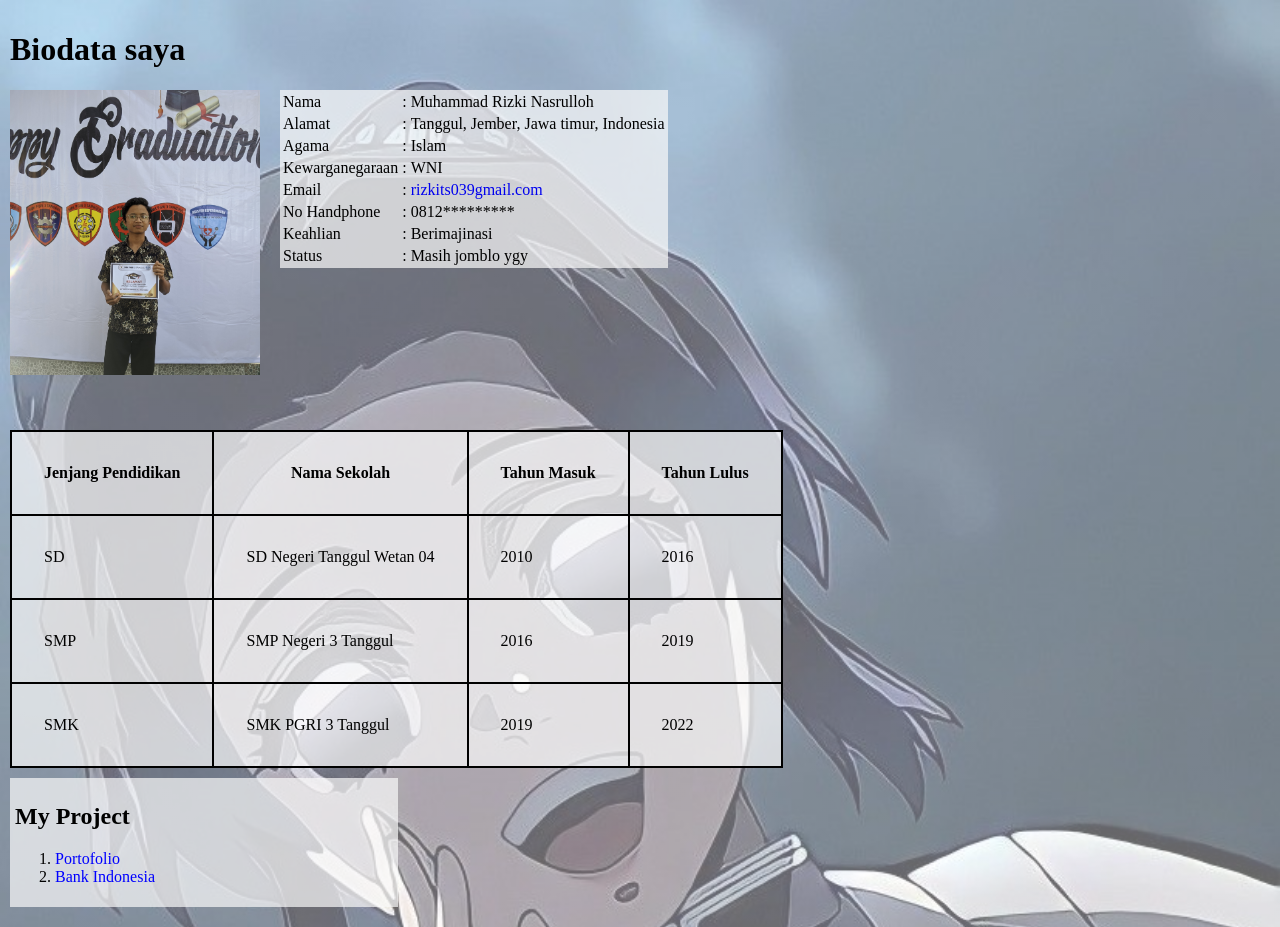
<file: index.html>
<!DOCTYPE html>
<html lang='en-US'>
	<head>
		<meta charset="UTF-8">
		<link rel="shortcut icon" href="../MRN.png" type="image/x-icon">
		<meta name="viewport" content="width=device-width, initial-scale=1.0">
		<title>M. RN</title>
		<style>
			body {
				margin: 0;
				background: linear-gradient(rgba(255, 255, 255, 0.4), rgba(255, 255, 255, 0.4)), url("Shinobu_Kocho.jpg") top center repeat;
				background-size: 100vw;
			}
			main {padding:10px;}
			th.study, td.study {
				border: 2px solid rgb(0, 0, 0);
				padding: 32px;
			}
			.backputih {
				background-color:rgba(250,250,250,0.7);
			}
			table.study {
				border-collapse: collapse;				
			}
			img#profil {
				float: left;
				width: 250px;
				height: 285px;
				padding-right: 20px;
			}
			/* img#back {
				position:absolute;
				top:0px;
				z-index:-1;
				width:100%;
				opacity:0.5;
			} */
			#project {
				width: 30%;
				margin: 10px 0;
				padding: 5px;
			}
			#project a{
				color: blue;
				text-decoration: none;
			}
		</style>
	</head>
	<body>
	<main>
		<h1>Biodata saya</h1>
		<img id='profil' src="SAVE_20220625_094146.jpg" alt="poto propil">
		<table class="backputih">
			<tr>
				<td>Nama</td>
				<td>:</td>
				<td>Muhammad Rizki Nasrulloh</td>
			</tr>
			<tr>
				<td>Alamat</td>
				<td>:</td>
				<td>Tanggul, Jember, Jawa timur, Indonesia</td>
			</tr>
			<tr>
				<td>Agama</td>
				<td>:</td>
				<td>Islam</td>
			</tr>
			<tr>
				<td>Kewarganegaraan</td>
				<td>:</td>
				<td>WNI</td>
			</tr>
			<tr>
				<td>Email</td>
				<td>:</td>
				<td><a href="mailto:rizkits039gmail.com" style="text-decoration: none;">rizkits039gmail.com</a></td>
			</tr>
			<tr>
				<td>No Handphone</td>
				<td>:</td>
				<td>0812*********</td>
			</tr>
			<tr>
				<td>Keahlian</td>
				<td>:</td>
				<td>Berimajinasi</td>
			</tr>
			<tr>
				<td>Status</td>
				<td>:</td>
				<td>Masih jomblo ygy</td>
			</tr>
		</table><br><br><br><br><br><br><br><br><br>
		<table class='study backputih'>
			<tr>
				<th class='study'>Jenjang Pendidikan</th>
				<th class='study'>Nama Sekolah</th>
				<th class='study'>Tahun Masuk</th>
				<th class='study'>Tahun Lulus</th>
			</tr>
			<tr>
				<td class='study'>SD</td>
				<td class='study'>SD Negeri Tanggul Wetan 04</td>
				<td class='study'>2010</td>
				<td class='study'>2016</td>
			</tr>
			<tr>
				<td class='study'>SMP</td>
				<td class='study'>SMP Negeri 3 Tanggul</td>
				<td class='study'>2016</td>
				<td class='study'>2019</td>
			</tr>
			<tr>
				<td class='study'>SMK</td>
				<td class='study'>SMK PGRI 3 Tanggul</td>
				<td class='study'>2019</td>
				<td class='study'>2022</td>
			</tr>
		</table>
		<div class="backputih" id="project">
			<h2>My Project</h2>
			<ol>
				<li><a href='portofolio'>Portofolio</a></li>
				<li><a href='bank%20indonesiav3'>Bank Indonesia</a></li>
			</ol>
		</div>
	</main>
		<!-- <img src="Shinobu_Kocho.jpg" id='back' alt="poto background"> -->
	</body>
</html>
</file>
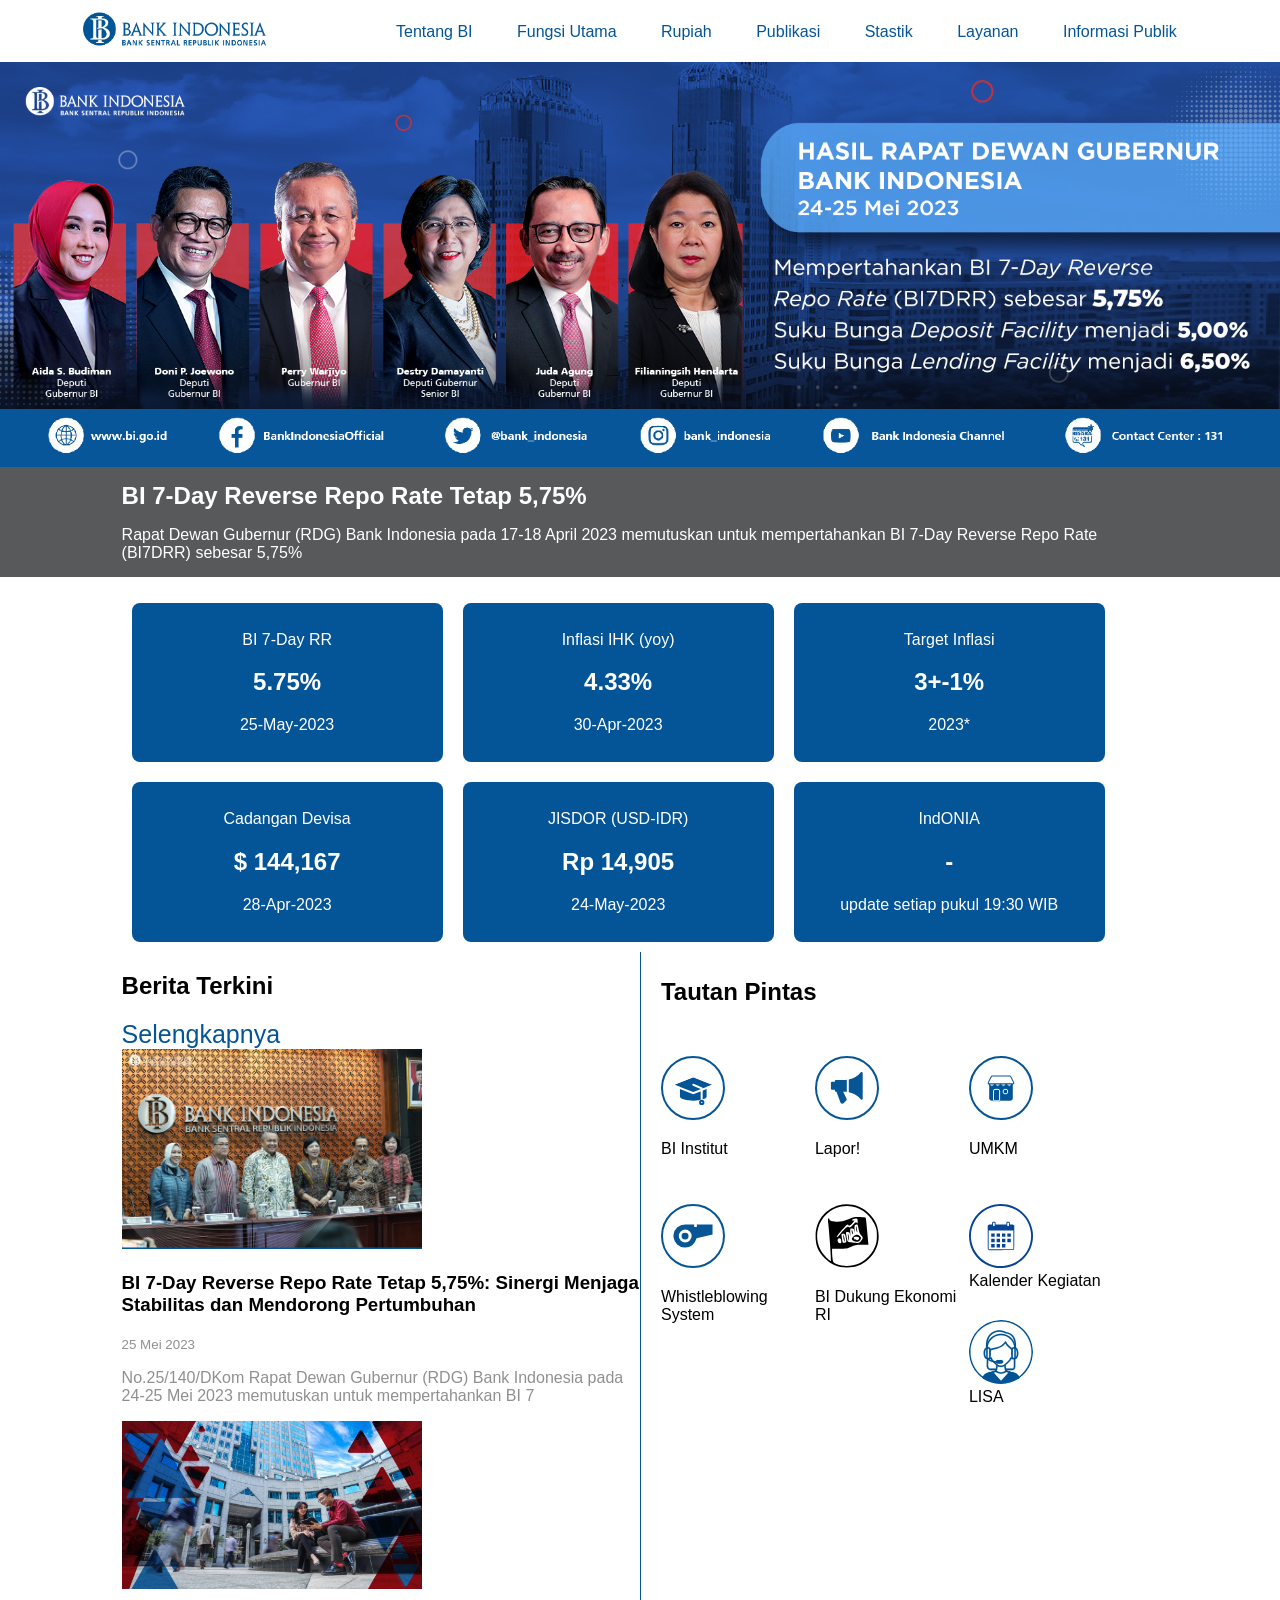
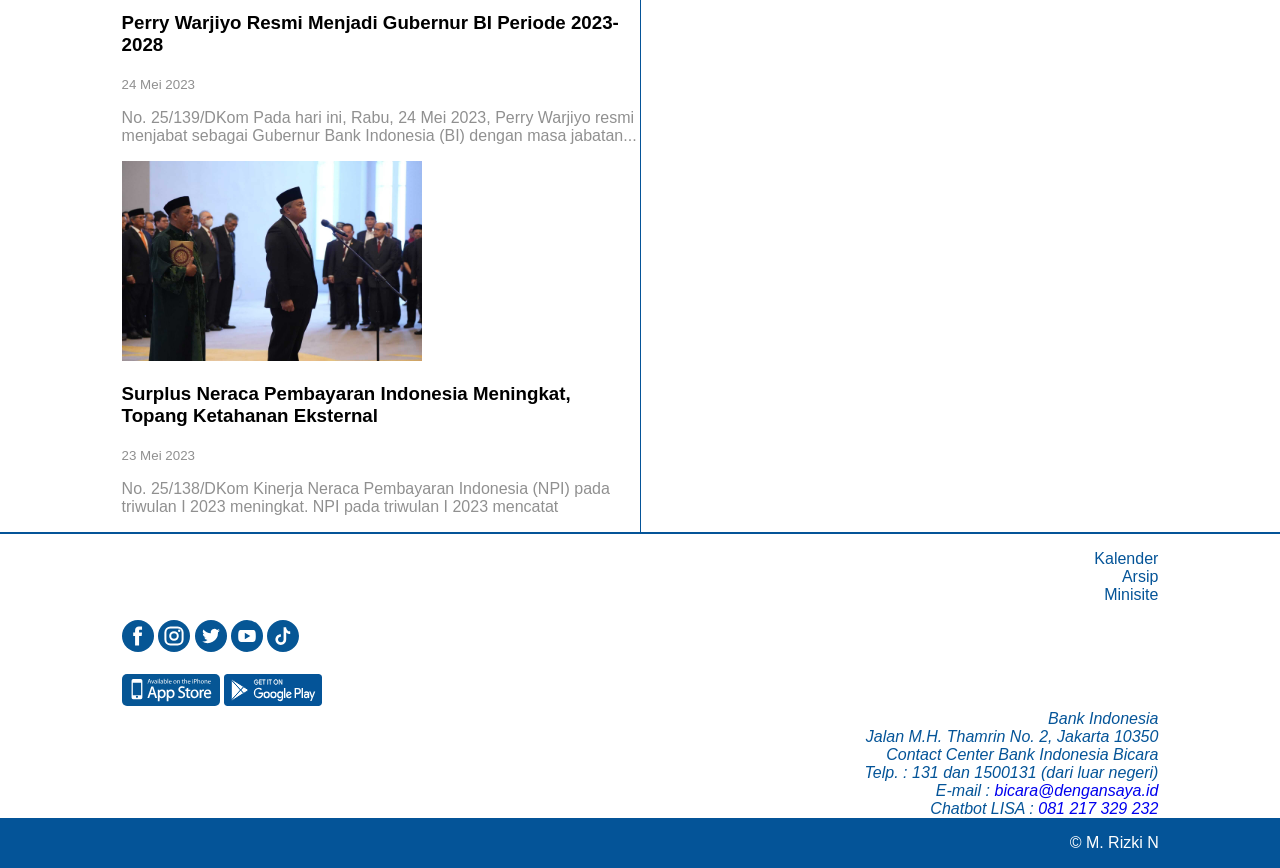
<file: bank indonesiav1/index.html>
<!DOCTYPE html>
<html lang="id-IDN">
<head>
	<meta charset="UTF-8">
	<link rel="icon" href="MRN.png">
	<link rel="icon" type="image/x-icon" href="src/favicon.ico">
	<meta name="viewport" content="width=device-width, initial-scale=1.0">
	<link rel='stylesheet' href='src/styles.css'>
	<title>Bank Indonesia</title>
</head>
<body>
	<header style='max-width:87%;margin:auto;'>
		<a href='.'><img id='icon' src='src/bi-b.png' height='58px'></a>
		<nav class='text-right margin0'>
			<a class='nav' href='#tentangbi'>Tentang BI</a>
			<a class='nav' href='#fungsiutama'>Fungsi Utama</a>
			<a class='nav' href='#rupiah'>Rupiah</a>
			<a class='nav' href='#publikasi'>Publikasi</a>
			<a class='nav' href='#stastik'>Stastik</a>
			<a class='nav' href='#layanan'>Layanan</a>
			<a class='nav' href='#informasipublik'>Informasi Publik</a>
		</nav>
	</header>
	<div class='colored-white' style='background:#58595b;clear:right;'>
		<img src="src/news.png" width="100%" alt="Headlines BI">
		<a class ='ahead' href="#newsss"><h2 class='margin0 go' style='padding-top:0.7rem;'>BI 7-Day Reverse Repo Rate Tetap 5,75%</h2></a>
		<p class='go' style='padding-bottom:0.9rem;margin:16px auto;'>Rapat Dewan Gubernur (RDG) Bank Indonesia pada 17-18 April 2023 memutuskan untuk mempertahankan BI 7-Day Reverse Repo Rate (BI7DRR) sebesar 5,75%</p>
	</div>
	<main class='go'>
		<div class='back-color colored-white card'>
			<p>BI 7-Day RR</p>
			<h2>5.75%</h2>
			<p>25-May-2023</p>
		</div>
		<div class='back-color colored-white card'>
			<p>Inflasi IHK (yoy)</p>
			<h2>4.33%</h2>
			<p>30-Apr-2023</p>
		</div>
		<div class='back-color colored-white card'>
			<p>Target Inflasi</p>
			<h2>3+-1%</h2>
			<p>2023*</p>
		</div>
		<div class='back-color colored-white card'>
			<p>Cadangan Devisa</p>
			<h2>$ 144,167</h2>
			<p>28-Apr-2023</p>
		</div>	
		<div class='back-color colored-white card'>
			<p>JISDOR (USD-IDR)</p>
			<h2>Rp 14,905</h2>
			<p>24-May-2023</p>
		</div>
		<div class='back-color colored-white card'>
			<p>IndONIA</p>
			<h2>-</h2>
			<p>update setiap pukul 19:30 WIB</p>
		</div>
		
		<div style='clear:both;'></div>
		<div class='news'>
		<h2>Berita Terkini</h2>
		<a style='font-size:25px;' class='colored-blue afoot' href="#Selengkapnya">Selengkapnya</a>
		<article>
			<a href='#news1' class='amain'>
				<img src="src/news1.jpg" width="300px" alt="news1">	
				<h3>BI 7-Day Reverse Repo Rate Tetap 5,75%: Sinergi Menjaga Stabilitas dan Mendorong Pertumbuhan</h3>
			</a>
			<p class='text-news'><small>25 Mei 2023</small></p>
			<p class='text-news'>No.25/140/DKom Rapat Dewan Gubernur (RDG) Bank Indonesia pada 24-25 Mei 2023 memutuskan untuk mempertahankan BI 7</p>
		</article>
		<article>
			<a href='#news2' class='amain'>
				<img src="src/news2.jpg" width="300px" alt="news2">
				<h3>Perry Warjiyo Resmi Menjadi Gubernur BI Periode 2023-2028</h3>
			</a>
			<p class='text-news'><small>24 Mei 2023</small></p>
			<p class='text-news'>No. 25/139/DKom Pada hari ini, Rabu, 24 Mei 2023, Perry Warjiyo resmi menjabat sebagai Gubernur Bank Indonesia (BI) dengan masa jabatan...</p>
		</article>
		<article>
			<a href='#news3' class='amain'>
				<img src="src/news3.jpg" width="300px" alt="news3">
				<h3>Surplus Neraca Pembayaran Indonesia Meningkat, Topang Ketahanan Eksternal</h3>
			</a>
			<p class='text-news'><small>23 Mei 2023</small></p>
			<p class='text-news'>No. 25/138/DKom Kinerja Neraca Pembayaran Indonesia (NPI) pada triwulan I 2023 meningkat. NPI pada triwulan I 2023 mencatat</p>
		</article>
		</div>
		<div class='tautan'>
		<h2>Tautan Pintas</h2>
		<section>
			<a href='#BIInstitute' class='amain'>
				<img src='src/BI Institute.svg' alt='BI Institut' width='64px'>
				<p>BI Institut</p>
			</a>
		</section>
		<section>
			<a href='#lapor' class='amain'>
				<img src='src/Lapor.svg' alt='Lapor' width='64px'>
				<p>Lapor!</p>
			</a>
		</section>
		<section>
			<a href='#umkm' class='amain'>
				<img src='src/UMKM.svg' alt='UMKM' width='64px'>
				<p>UMKM</p>
			</a>
		</section>
		<section>
			<a href='#Whistleblowing' class='amain'>
				<img src='src/Whistleblowing System.svg' alt='ws' width='64px'>
				<p>Whistleblowing System</p>
			</a>
		</section>
		<section>
			<a href='#bidukungekonomiri' class='amain'>
				<img src='src/BI-Dukung-Ekonomi.svg' alt='BI Dukung Ekonomi RI' width='64px'>
				<p>BI Dukung Ekonomi RI</p>
			</a>
		</section>
		<section>
			<a href='#kalenderkegiatan' class='amain'>
				<img src='src/Kalender-Kegiatan.svg' alt='Kalender Kegiatan' width='64px'><br>
				<span>Kalender Kegiatan</span>
			</a>
		</section>
		<section>
			<a href='#lisa' class='amain'>
				<img src='src/LISA.svg' alt='LISA' width='64px'><br>
				<span>LISA</span>
			</a>
		</section>
		</div>
	</main>
		<hr style='clear:both;'>
	<footer class='go'>
		<ul class='text-right'>
			<li><a class='afoot' href='#kalender'>Kalender</a></li>
			<li><a class='afoot' href='#Arsip'>Arsip</a></li>
			<li><a class='afoot' href='#minisite'>Minisite</a></li>
		</ul>
		<a href='#fb'><img class='aset' src='src/icon-fb.svg' alt='icon facebook'></a>
		<a href='#ig'><img class='aset' src='src/icon-ig.svg' alt='icon instagram'></a>
		<a href='#twitter'><img class='aset' src='src/icon-twitter.svg' alt='icon twitter'></a>
		<a href='#youtube'><img class='aset' src='src/icon-youtube.svg' alt='icon youtube'></a>
		<a href='#tiktok'><img class='aset' src='src/icon-tiktok.svg' alt='icon tiktok'></a><br><br>
		<a href='#appstore'><img class='alet' src='src/icon-app-store.svg' alt='icon app store'></a>
		<a href='#playstore'><img class='alet' src='src/icon-play-store.svg' alt='icon play store'></a>
		<address class='colored-blue text-right'>Bank Indonesia
		<br>Jalan M.H. Thamrin No. 2, Jakarta 10350
		<br>Contact Center Bank Indonesia Bicara
		<br>Telp. : 131 dan 1500131 (dari luar negeri)
		<br>E-mail : <a href='mailto:rizkinasrulloh88@gmail.com'>bicara@dengansaya.id</a>
		<br>Chatbot LISA : <a href='https://wa.me/6281217329232?text=Hi,%20Rizki'>081 217 329 232</a></address>
	</footer>
		<div style='padding:4px;padding-right:0px;' class='back-color colored-white text-right'><p class='go' style='margin:12px auto;'>&copy;&nbsp;<a href="../#project" class="colored-white">M. Rizki N</a></p></div>
</body>
</html>
</file>
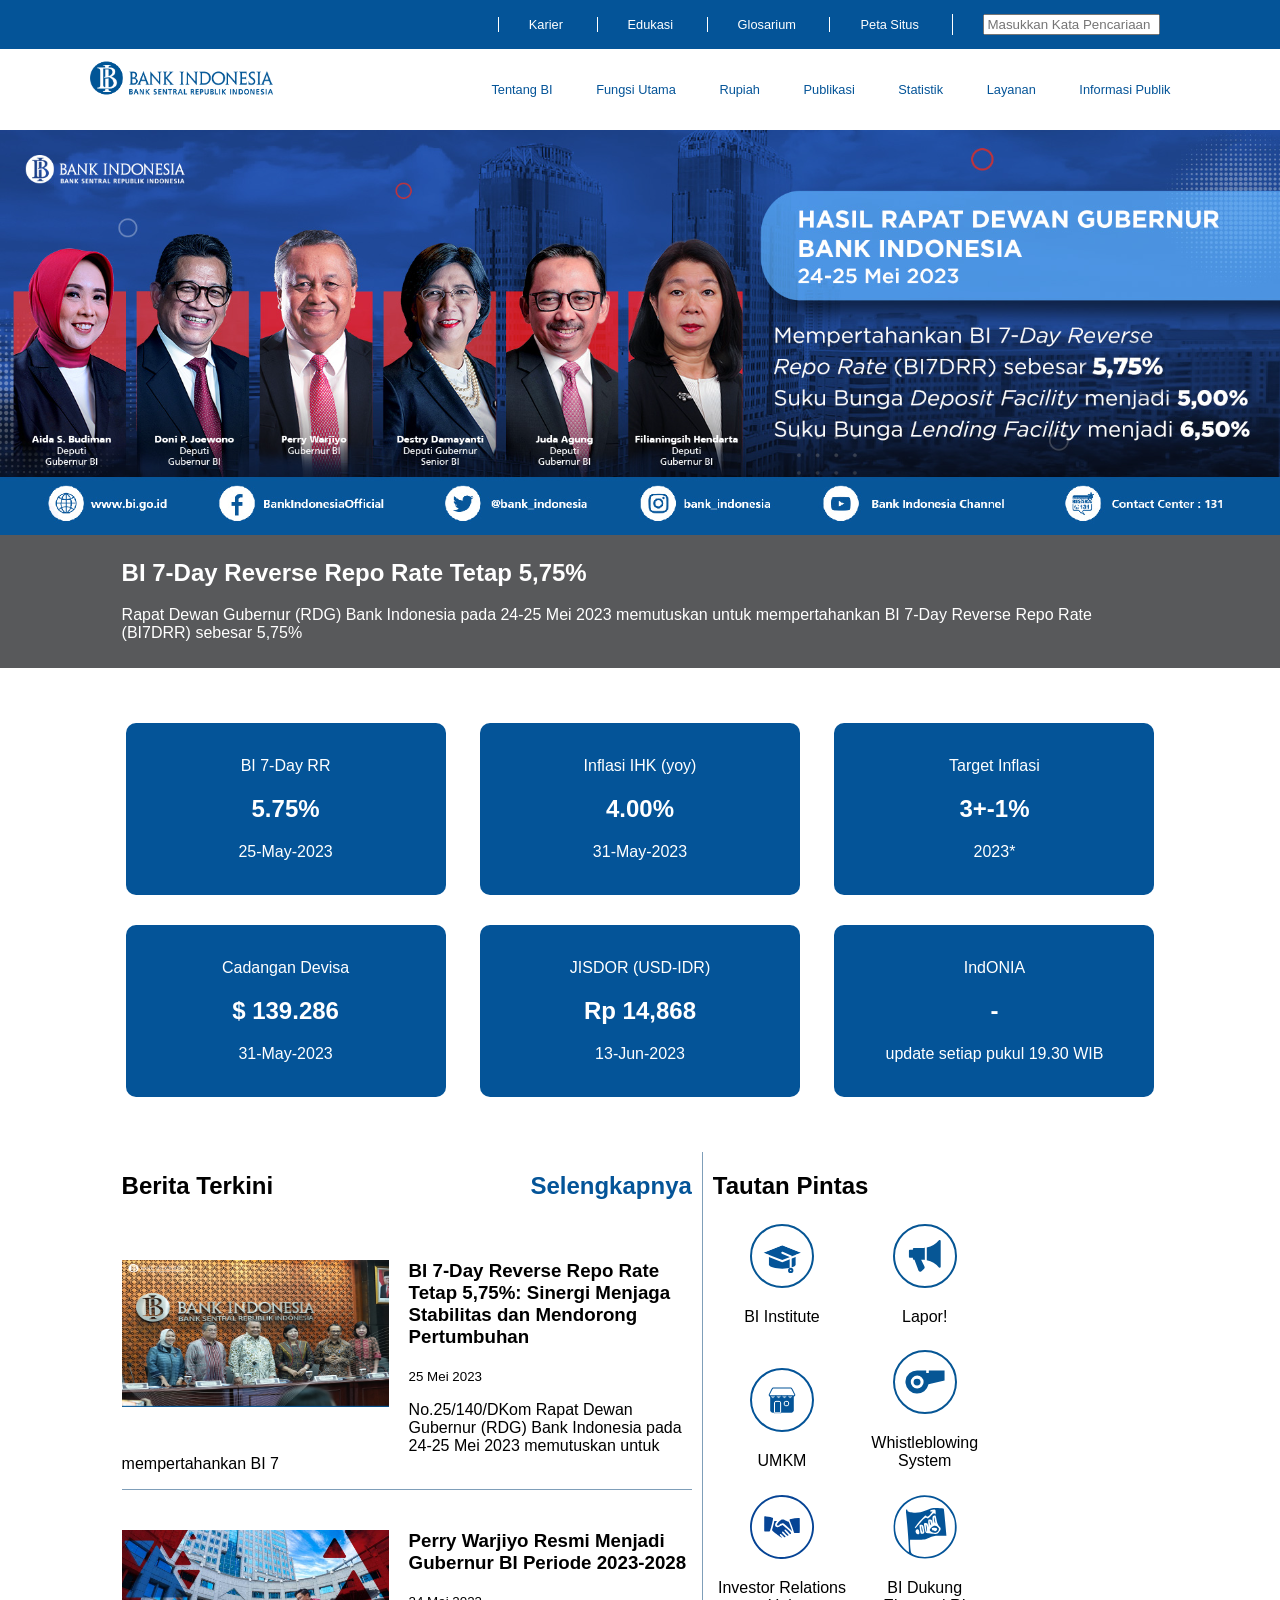
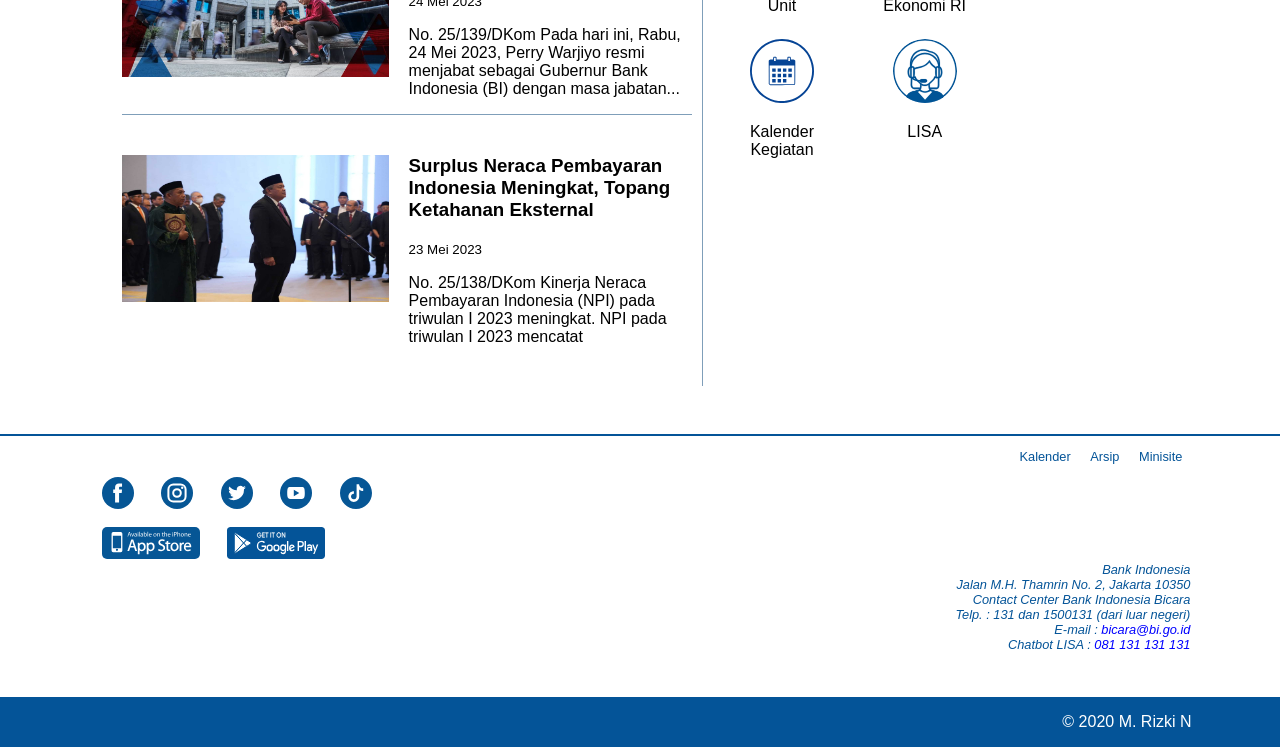
<file: bank indonesiav2/index.html>
<!DOCTYPE html>
<html lang="en">
<head>
    <meta charset="UTF-8">
    <meta name="viewport" content="width=device-width, initial-scale=1.0">
    <link rel="stylesheet" href="src/style.css">
    <link rel="shortcut icon" href="src/favBI.png" type="image/x-icon">
    <title>Bank Indonesia</title>
</head>
<body>
    <header>
        <nav>
            <ul id="nav1" class="container">
                <li><a href="#Karier" class="colored-white linkunderline">Karier</a></li>
                <li><a href="#Edukasi" class="colored-white linkunderline">Edukasi</a></li>
                <li><a href="#Glosarium" class="colored-white linkunderline">Glosarium</a></li>
                <li><a href="#PetaSitus" class="colored-white linkunderline">Peta Situs</a></li>
                <li><input type="text" name="search" id="search" placeholder="Masukkan Kata Pencariaan"></li>
            </ul>
        </nav>
        <nav id="nav2" class="container">
            <a href="."><img src="src/icon-BI.png" alt="icon BI"></a>
            <ul>
                <li><a href="#TentangBI" class="colored-blue">Tentang BI</a></li>
                <li><a href="#FungsiUtama" class="colored-blue">Fungsi Utama</a></li>
                <li><a href="#Rupiah" class="colored-blue">Rupiah</a></li>
                <li><a href="#Publikasi" class="colored-blue">Publikasi</a></li>
                <li><a href="#Statistik" class="colored-blue">Statistik</a></li>
                <li><a href="#Layanan" class="colored-blue">Layanan</a></li>
                <li><a href="#InformasiPublik" class="colored-blue">Informasi Publik</a></li>
            </ul>
        </nav>
    </header>
    <div class="clear"></div>
    <main>
        <div id="headnews">
            <img src="src/news.png" alt="News">
            <div class="main-container">
                <a href="#news" class="colored-white"><h2> BI 7-Day Reverse Repo Rate Tetap 5,75%</h2></a>
                <p class="colored-white">Rapat Dewan Gubernur (RDG) Bank Indonesia pada 24-25 Mei 2023 memutuskan untuk mempertahankan BI 7-Day Reverse Repo Rate (BI7DRR) sebesar 5,75%</p>
            </div>
        </div>
        <div class="card">
            <div>
                <a href="#" class="colored-white">
                    <p>BI 7-Day RR</p>
                    <h2>5.75%</h2>
                    <p>25-May-2023</p>
                </a>
            </div>
            <div>
                <a href="#" class="colored-white">
                    <p>Inflasi IHK (yoy)</p>
                    <h2>4.00%</h2>
                    <p>31-May-2023</p>
                </a>
            </div>
            <div>
                <a href="#" class="colored-white">
                    <p>Target Inflasi</p>
                    <h2>3+-1%</h2>
                    <p>2023*</p>
                </a>
            </div>
            <div>
                <a href="#" class="colored-white">
                    <p>Cadangan Devisa</p>
                    <h2>&dollar; 139.286</h2>
                    <p>31-May-2023</p>
                </a>
            </div>
            <div>
                <a href="#" class="colored-white">
                    <p>JISDOR (USD-IDR)</p>
                    <h2>Rp 14,868</h2>
                    <p>13-Jun-2023</p>
                </a>
            </div>
            <div>
                <a href="#" class="colored-white">
                    <p>IndONIA</p>
                    <h2>-</h2>
                    <p>update setiap pukul 19.30 WIB</p>
                </a>
            </div>
        </div>

        <div class="main-container">
            <section class="sec1">
                <h1>Berita Terkini</h1>
                <a href="#selengkapnya" class="colored-blue"><h2>Selengkapnya</h2></a>
                <article>
                    <a href="#news1"><img src="src/news1.jpg" alt="News 1"></a>
                    <a href="#news1"><h3>BI 7-Day Reverse Repo Rate Tetap 5,75%: Sinergi Menjaga Stabilitas dan Mendorong Pertumbuhan</h3></a>
                    <p><small>25 Mei 2023</small></p>
                    <p>No.25/140/DKom Rapat Dewan Gubernur (RDG) Bank Indonesia pada 24-25 Mei 2023 memutuskan untuk mempertahankan BI 7</p>
                </article>
                <article>
                    <a href="#news2"><img src="src/news2.jpg" alt="News 2"></a>
                    <a href="#news2"><h3>Perry Warjiyo Resmi Menjadi Gubernur BI Periode 2023-2028</h3></a>
                    <p><small>24 Mei 2023</small></p>
                    <p>No. 25/139/DKom Pada hari ini, Rabu, 24 Mei 2023, Perry Warjiyo resmi menjabat sebagai Gubernur Bank Indonesia (BI) dengan masa jabatan...</p>
                </article>
                <article>
                    <a href="#news3"><img src="src/news3.jpg" alt="News 3"></a>
                    <a href="#news3"><h3>Surplus Neraca Pembayaran Indonesia Meningkat, Topang Ketahanan Eksternal</h3></a>
                    <p><small>23 Mei 2023</small></p>
                    <p>No. 25/138/DKom Kinerja Neraca Pembayaran Indonesia (NPI) pada triwulan I 2023 meningkat. NPI pada triwulan I 2023 mencatat</p>
                </article>
            </section>
            <section class="sec2">
                <h1>Tautan Pintas</h1>
                <a href="#BIinstitut">
                    <div class="menu">
                        <img src="src/BI-Institute.svg" alt="logo BI Institute">
                        <p>BI Institute</p>
                    </div>
                </a>
                <a href="#Lapor">
                    <div class="menu">
                        <img src="src/Lapor.svg" alt="logo Lapor">
                        <p>Lapor!</p>
                    </div>
                </a>
                <a href="#UMKM">
                    <div class="menu">
                        <img src="src/UMKM.svg" alt="logo UMKM">
                        <p>UMKM</p>
                    </div>
                </a>
                <a href="#WhistleblowingSystem">
                    <div class="menu">
                        <img src="src/Whistleblowing-System.svg" alt="logo Whistleblowing System">
                        <p>Whistleblowing System</p>
                    </div>
                </a>
                <a href="#InvestorRelationsUnit">
                    <div class="menu">
                        <img src="src/Investor-Relation-Unit.svg" alt="logo Investor Relation Unit">
                        <p>Investor Relations Unit</p>
                    </div>
                </a>
                <a href="#BIDukungEkonomiRI">
                    <div class="menu">
                        <img src="src/BI-Dukung-Ekonomi.svg" alt="logo BI-Dukung-Ekonomi">
                        <p>BI Dukung Ekonomi RI</p>
                    </div>
                </a>
                <a href="#KalenderKegiatan">
                    <div class="menu">
                        <img src="src/Kalender-Kegiatan.svg" alt="logo Kalender-Kegiatan">
                        <p>Kalender Kegiatan</p>
                    </div>
                </a>
                <a href="#LISA">
                    <div class="menu">
                        <img src="src/LISA.svg" alt="logo LISA">
                        <p>LISA <br><br></p>
                    </div>
                </a>
            </section>
        </div>
        <div class="clear"></div>
    </main>
    <hr style="border: 1px solid #045498;">
    <footer class="container">
        <nav>
            <ul>
                <li><a href="#Kalender" class="colored-blue">Kalender</a></li>
                <li><a href="#Arsip" class="colored-blue">Arsip</a></li>
                <li><a href="#Minisite" class="colored-blue">Minisite</a></li>
            </ul>
        </nav>

        <span class="icon"><a href="#fb"><img src="src/icon-fb.svg" alt="icon "></a></span>
        <span class="icon"><a href="#ig"><img src="src/icon-ig.svg" alt="icon "></a></span>
        <span class="icon"><a href="#twitter"><img src="src/icon-twitter.svg" alt="icon "></a></span>
        <span class="icon"><a href="#youtube"><img src="src/icon-youtube.svg" alt="icon "></a></span>
        <span class="icon"><a href="#tiktok"><img src="src/icon-tiktok.svg" alt="icon "></a></span><br><br>
        <span class="icon-weight"><a href="#app-store"><img src="src/icon-app-store.svg" alt="icon "></a></span>
        <span class="icon-weight"><a href="#play-store"><img src="src/icon-play-store.svg" alt="icon "></a></span>

        <address class="colored-blue">Bank Indonesia
        <br>Jalan M.H. Thamrin No. 2, Jakarta 10350
        <br>Contact Center Bank Indonesia Bicara
        <br>Telp. : 131 dan 1500131 (dari luar negeri)
        <br>E-mail : <a href="mailto:rizkinasrulloh88@gmail.com">bicara@bi.go.id</a>
        <br>Chatbot LISA : <a href="https://wa.me/6285749211345?text=Hi,%20Lisa" target="_blank">081 131 131 131</a>
        </address>
    </footer>
        <div id="footer"><p class="container colored-white">&copy; 2020 <a href=".." class="colored-white">M. Rizki N</a></p></div>
</body>
</html>
</file>
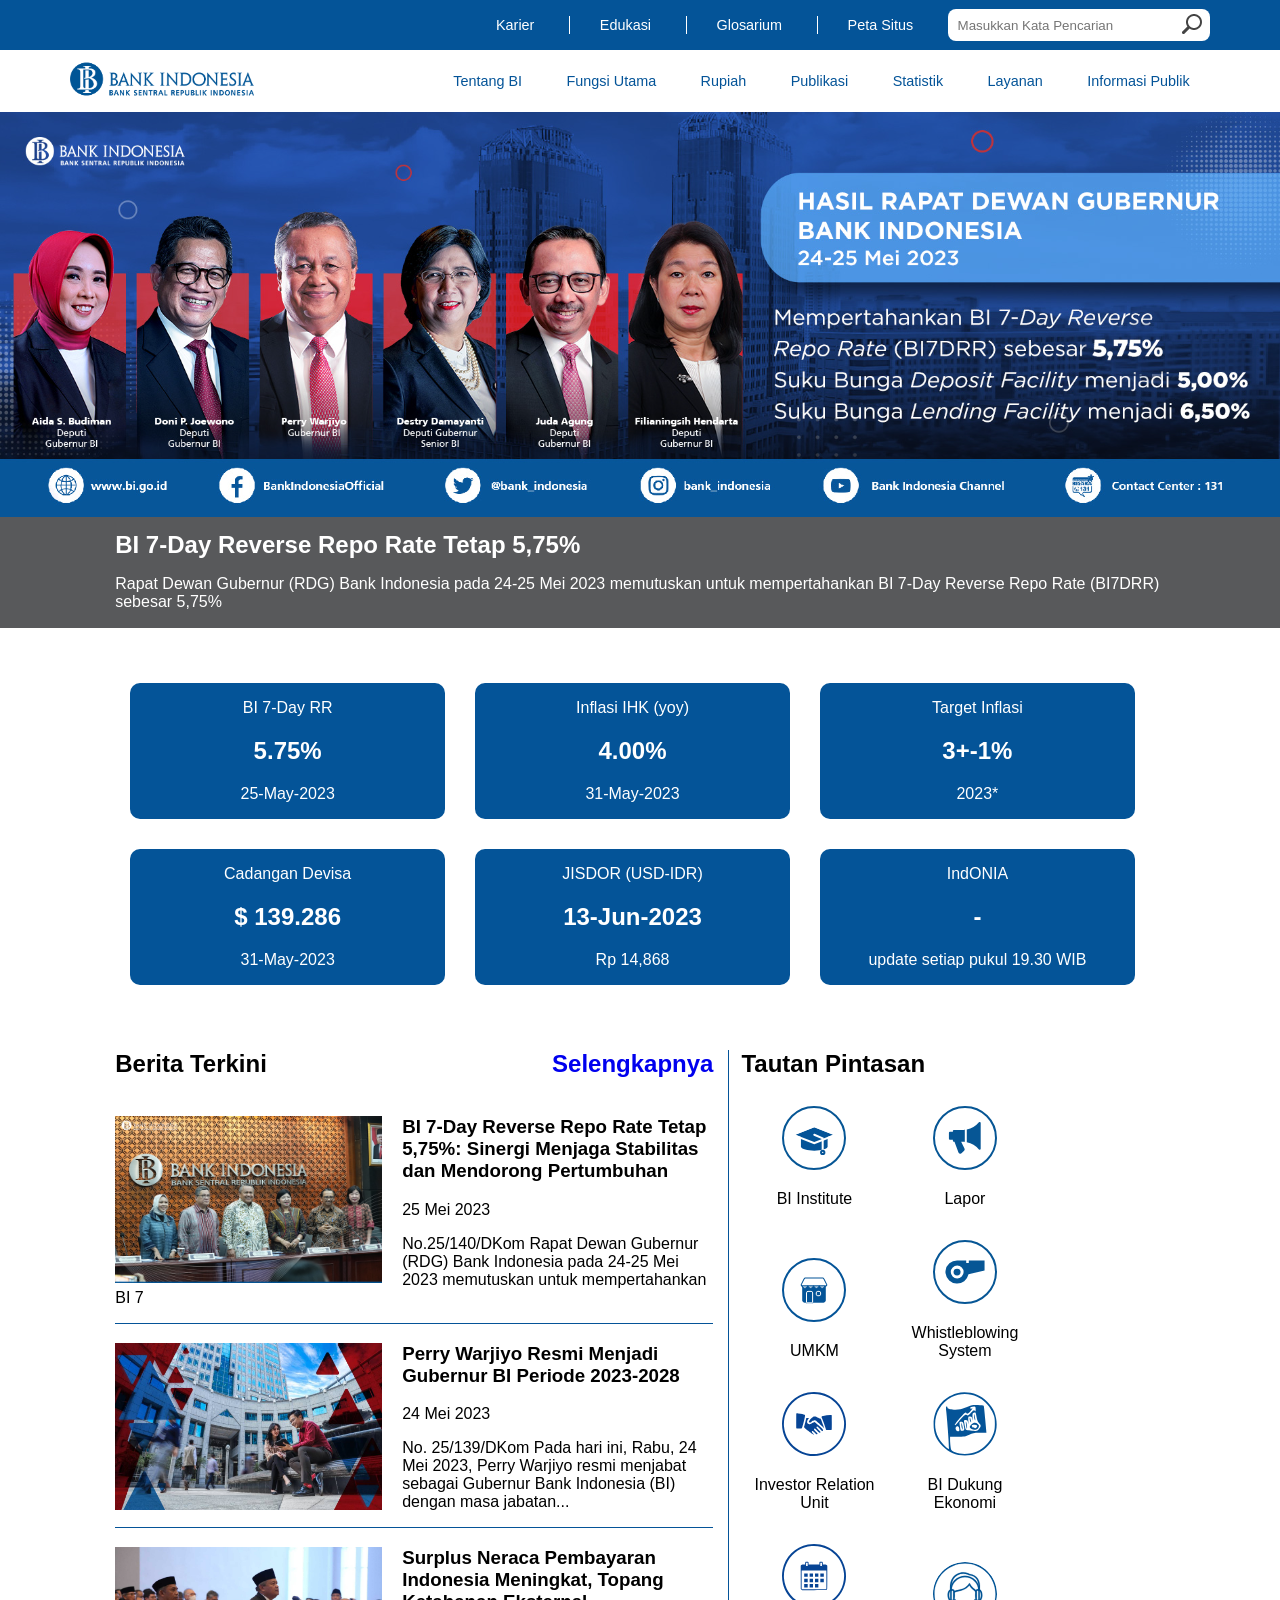
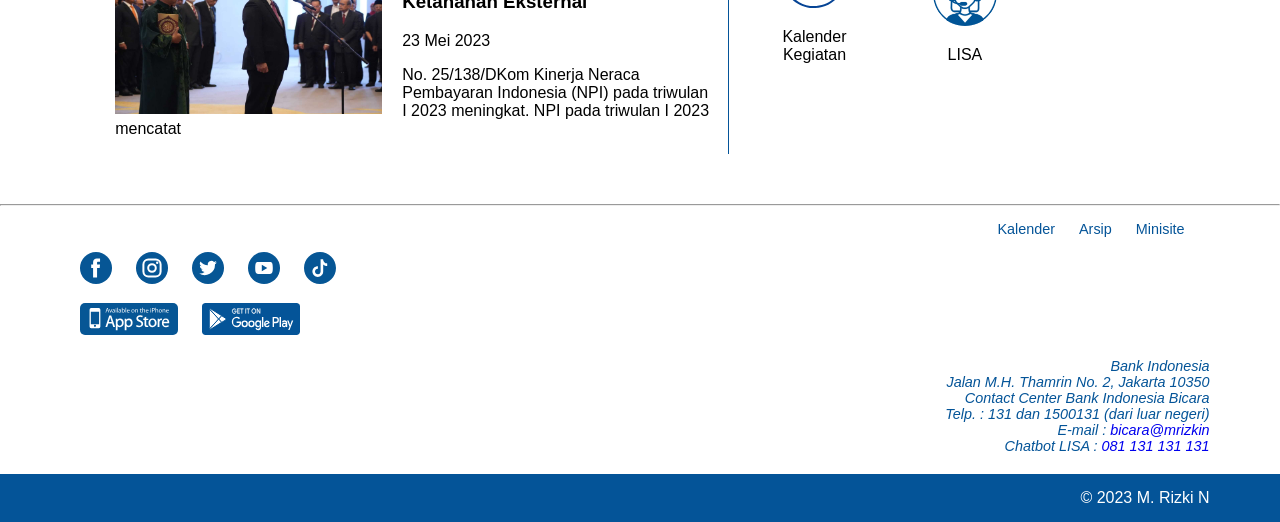
<file: bank indonesiav3/index.html>
<!DOCTYPE html>
<html lang="en">
<head>
    <meta charset="UTF-8">
    <meta name="viewport" content="width=device-width, initial-scale=1.0">
    <link rel="stylesheet" href="src/style.css">
    <link rel="shortcut icon" href="src/favicon.ico" type="image/x-icon">
    <title>Bank Indonesia</title>
</head>
<body>
    <header>
        <nav id="navbar1">
            <ul class="container">
                <li><a href="#Karier" class="colored-white">Karier</a></li>
                <li><a href="#Edukasi" class="colored-white">Edukasi</a></li>
                <li><a href="#Glosarium" class="colored-white">Glosarium</a></li>
                <li><a href="#PetaSitus" class="colored-white">Peta Situs</a></li>
                <li><input type="text" name="search" id="search" placeholder="Masukkan Kata Pencarian"></li>
            </ul>
        </nav>
        <div class="container">
            <a href="."><img src="src/icon-BI.png" alt="Icon BI"></a>
            <nav id="navbar2">
                <ul>
                    <li><a href="#TentangBI" class="colored-blue">Tentang BI</a></li>
                    <li><a href="#FungsiUtama" class="colored-blue">Fungsi Utama</a></li>
                    <li><a href="#Rupiah" class="colored-blue">Rupiah</a></li>
                    <li><a href="#Publikasi" class="colored-blue">Publikasi</a></li>
                    <li><a href="#Statistik" class="colored-blue">Statistik</a></li>
                    <li><a href="#Layanan" class="colored-blue">Layanan</a></li>
                    <li><a href="#InformasiPublik" class="colored-blue">Informasi Publik</a></li>
                </ul>
            </nav>
        </div>
        <div class="clear"></div>
    </header>
    <main>
        <div id="headlines">
            <img src="src/news.png" alt="Headlines">
            <div class="cont-main">
                <h2><a href="#Headlines" class="colored-white">BI 7-Day Reverse Repo Rate Tetap 5,75%</a></h2>
                <p class="colored-white">Rapat Dewan Gubernur (RDG) Bank Indonesia pada 24-25 Mei 2023 memutuskan untuk mempertahankan BI 7-Day Reverse Repo Rate (BI7DRR) sebesar 5,75%</p>
            </div>
        </div>
        <div class="cont-main"  >
            <div class="card">
                <a href="#" class="colored-white">
                    <p>BI 7-Day RR</p>
                    <h2>5.75%</h2>
                    <p>25-May-2023</p>
                </a>
            </div>
            <div class="card">
                <a href="#" class="colored-white">
                    <p>Inflasi IHK (yoy)</p>
                    <h2>4.00%</h2>
                    <p>31-May-2023</p>
                </a>
            </div>
            <div class="card">
                <a href="#" class="colored-white">
                    <p>Target Inflasi</p>
                    <h2>3+-1%</h2>
                    <p>2023*</p>
                </a>
            </div>
            <div class="card">
                <a href="#" class="colored-white">
                    <p>Cadangan Devisa</p>
                    <h2>$ 139.286</h2>
                    <p>31-May-2023</p>
                </a>
            </div>
            <div class="card">
                <a href="#" class="colored-white">
                    <p>JISDOR (USD-IDR)</p>
                    <h2>13-Jun-2023</h2>
                    <p>Rp 14,868</p>
                </a>
            </div>
            <div class="card">
                <a href="#" class="colored-white">
                    <p>IndONIA</p>
                    <h2>-</h2>
                    <p>update setiap pukul 19.30 WIB</p>
                </a>
            </div>
        </div>
        <div class="clear"></div>
        
        <div class="cont-main" style="margin: 50px auto;">
            <div class="news">
                <h2>Berita Terkini</h2>
                <a href="Selengkapnya"><h2>Selengkapnya</h2></a>
                <div class="clear"></div>
                <article>
                    <a href="#news1">
                        <img src="src/news1.jpg" alt="foto news1">
                        <h3>BI 7-Day Reverse Repo Rate Tetap 5,75%: Sinergi Menjaga Stabilitas dan Mendorong Pertumbuhan</h3>
                    </a>
                    <p>25 Mei 2023</p>
                    <p>No.25/140/DKom Rapat Dewan Gubernur (RDG) Bank Indonesia pada 24-25 Mei 2023 memutuskan untuk mempertahankan BI 7</p><div class="clear"></div>
                </article>
                <article>
                    <a href="#news2">
                        <img src="src/news2.jpg" alt="foto news2">
                        <h3>Perry Warjiyo Resmi Menjadi Gubernur BI Periode 2023-2028</h3>
                    </a>
                    <p>24 Mei 2023</p>
                    <p>No. 25/139/DKom Pada hari ini, Rabu, 24 Mei 2023, Perry Warjiyo resmi menjabat sebagai Gubernur Bank Indonesia (BI) dengan masa jabatan...</p><div class="clear"></div>
                </article>
                <article>
                    <a href="#news3">
                        <img src="src/news3.jpg" alt="foto news3">
                        <h3>Surplus Neraca Pembayaran Indonesia Meningkat, Topang Ketahanan Eksternal</h3>
                    </a>
                    <p>23 Mei 2023</p>
                    <p>No. 25/138/DKom Kinerja Neraca Pembayaran Indonesia (NPI) pada triwulan I 2023 meningkat. NPI pada triwulan I 2023 mencatat</p><div class="clear"></div>
                </article>
            </div>
    
            <h2>Tautan Pintasan</h2>
            <a href="#">
                <div class="menu">
                    <img src="src/BI-Institute.svg" alt="logo BI-Institute">
                    <p>BI Institute</p>
                </div>
            </a>
            <a href="#">
                <div class="menu">
                    <img src="src/Lapor.svg" alt="logo Lapor.svg">
                    <p>Lapor</p>
                </div>
            </a>
            <a href="#">
                <div class="menu">
                    <img src="src/UMKM.svg" alt="logo UMKM.svg">
                    <p>UMKM</p>
                </div>
            </a>
            <a href="#">
                <div class="menu">
                    <img src="src/Whistleblowing-System.svg" alt="logo Whistleblowing-System">
                    <p>Whistleblowing System</p>
                </div>
            </a>
            <a href="#">
                <div class="menu">
                    <img src="src/Investor-Relation-Unit.svg" alt="logo Investor-Relation-unit">
                    <p>Investor Relation Unit</p>
                </div>
            </a>
            <a href="#">
                <div class="menu">
                    <img src="src/BI-Dukung-Ekonomi.svg" alt="logo BI-Dukung-Ekonomi">
                    <p>BI Dukung Ekonomi</p>
                </div>
            </a>
            <a href="#">
                <div class="menu">
                    <img src="src/Kalender-Kegiatan.svg" alt="logo Kalender-Kegiatan">
                    <p>Kalender Kegiatan</p>
                </div>
            </a>
            <a href="#">
                <div class="menu">
                    <img src="src/LISA.svg" alt="logo LISA.svg">
                    <p>LISA</p>
                </div>
            </a>
        </div>
        <div class="clear"></div>
    </main>
    <hr>
    <footer class="container">
        <nav>
            <ul>
                <li><a href="#Kalender">Kalender</a></li>
                <li><a href="#Arsip">Arsip</a></li>
                <li><a href="#Minisite">Minisite</a></li>
            </ul>
        </nav>

        <a href="#fb"><img src="src/icon-fb.svg" alt="icon fb"></a>
        <a href="#ig"><img src="src/icon-ig.svg" alt="icon ig"></a>
        <a href="#twitter"><img src="src/icon-twitter.svg" alt="icon twitter"></a>
        <a href="#youtube"><img src="src/icon-youtube.svg" alt="icon youtube"></a>
        <a href="#tiktok"><img src="src/icon-tiktok.svg" alt="icon tiktok"></a><br><br>
        <a href="#app-store"><img src="src/icon-app-store.svg" alt="icon app-store"></a>
        <a href="#play-store"><img src="src/icon-play-store.svg" alt="icon play-store"></a>

        <address>
            Bank Indonesia
            <br>Jalan M.H. Thamrin No. 2, Jakarta 10350
            <br>Contact Center Bank Indonesia Bicara
            <br>Telp. : 131 dan 1500131 (dari luar negeri)
            <br>E-mail : <a href="mailto:rizkits039@gmail.com">bicara@mrizkin</a>
            <br>Chatbot LISA : <a href="https://wa.me/6285749211345?text=Hi,%20Pak%20Adib" target="_blank">081 131 131 131</a>
        </address>
    </footer>
    <div id="foot"><p class="container" style="padding: 15px;text-align: right;">&copy; 2023 <a href="../#project">M. Rizki N</a></p></div>
</body>
</html>
</file>
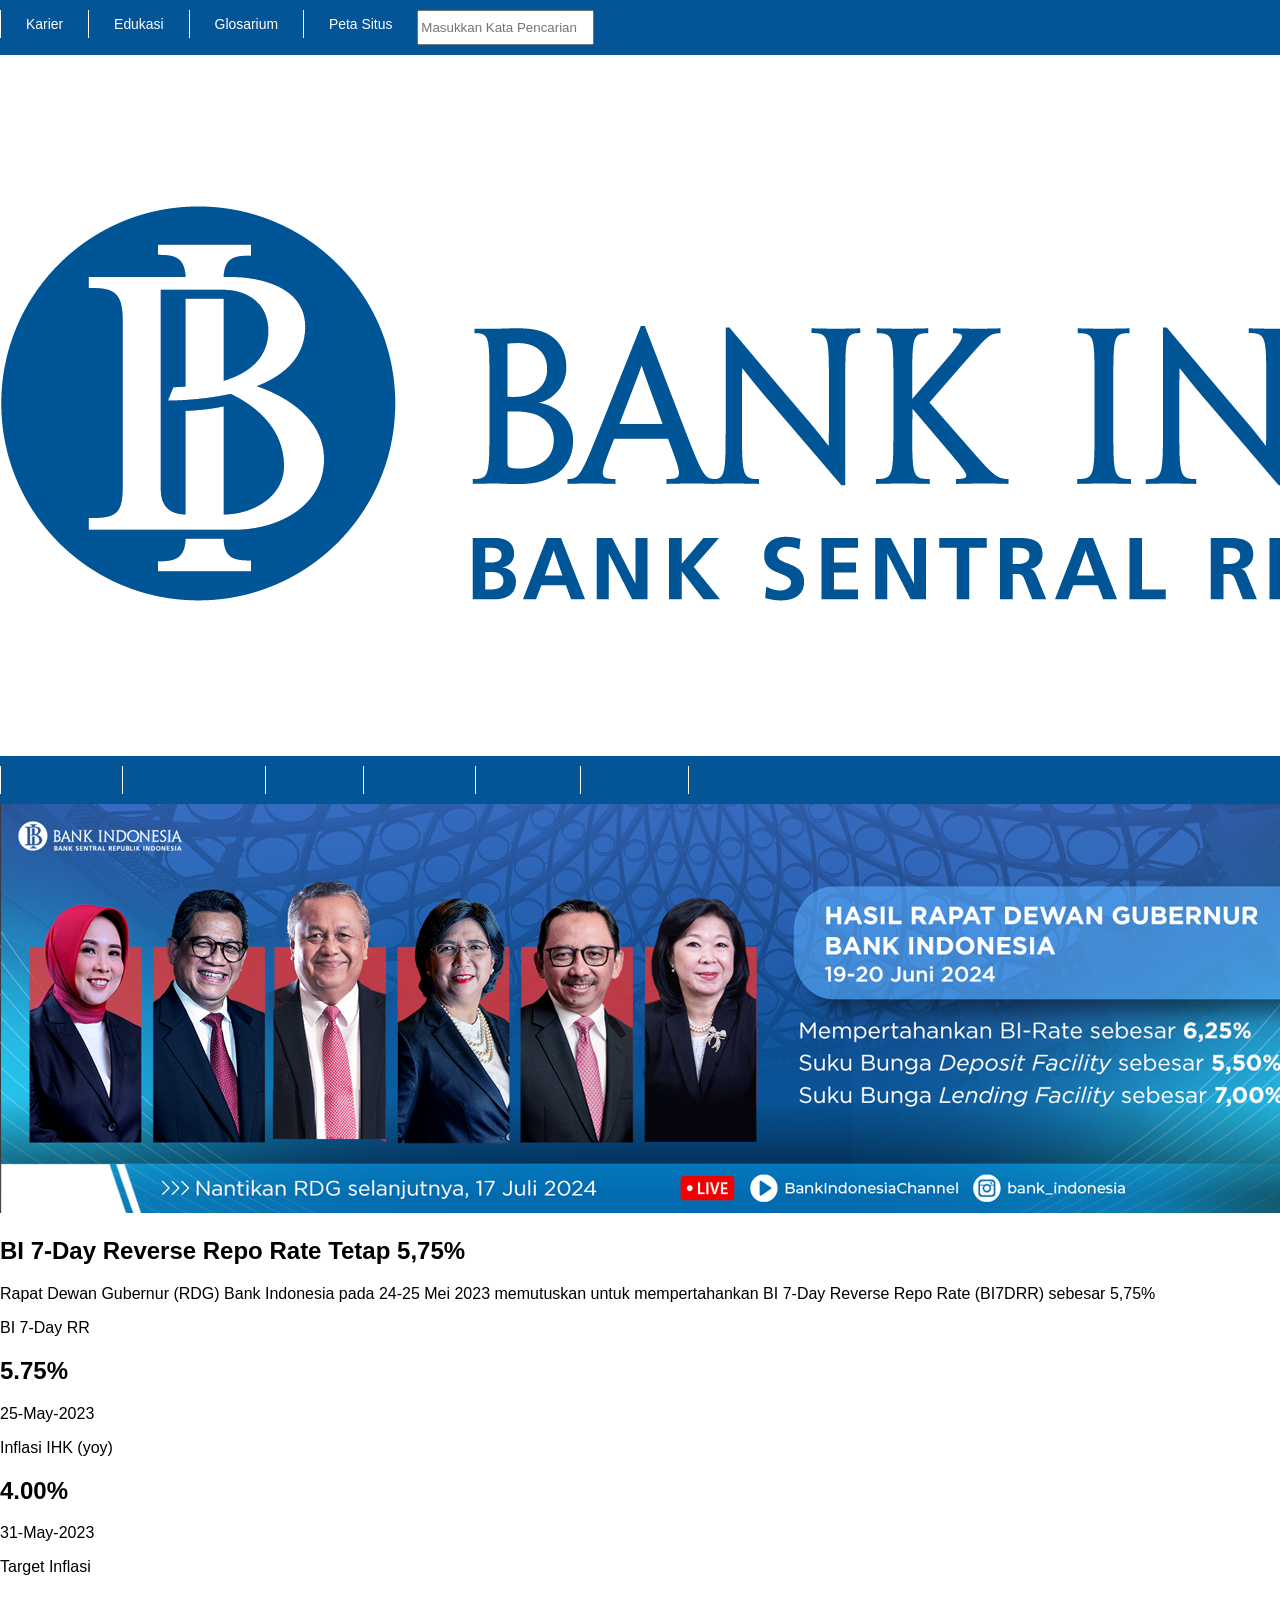
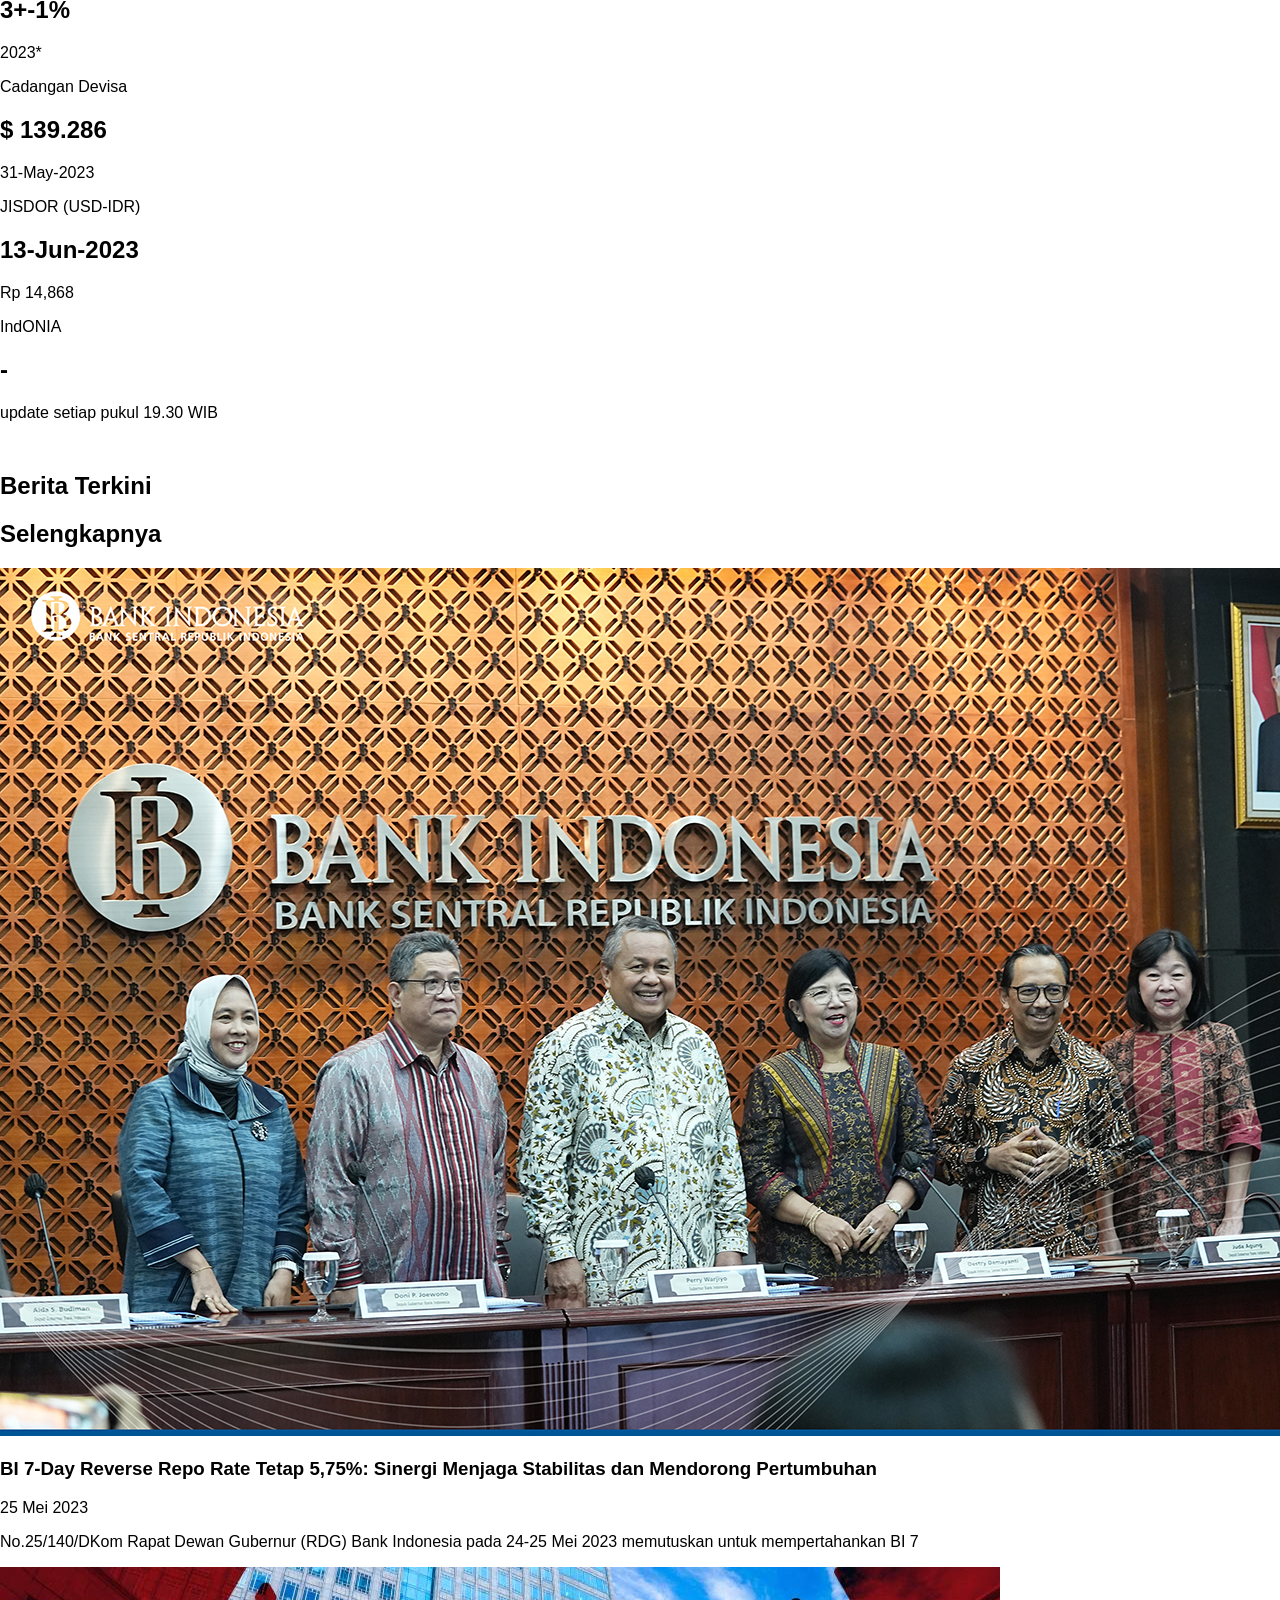
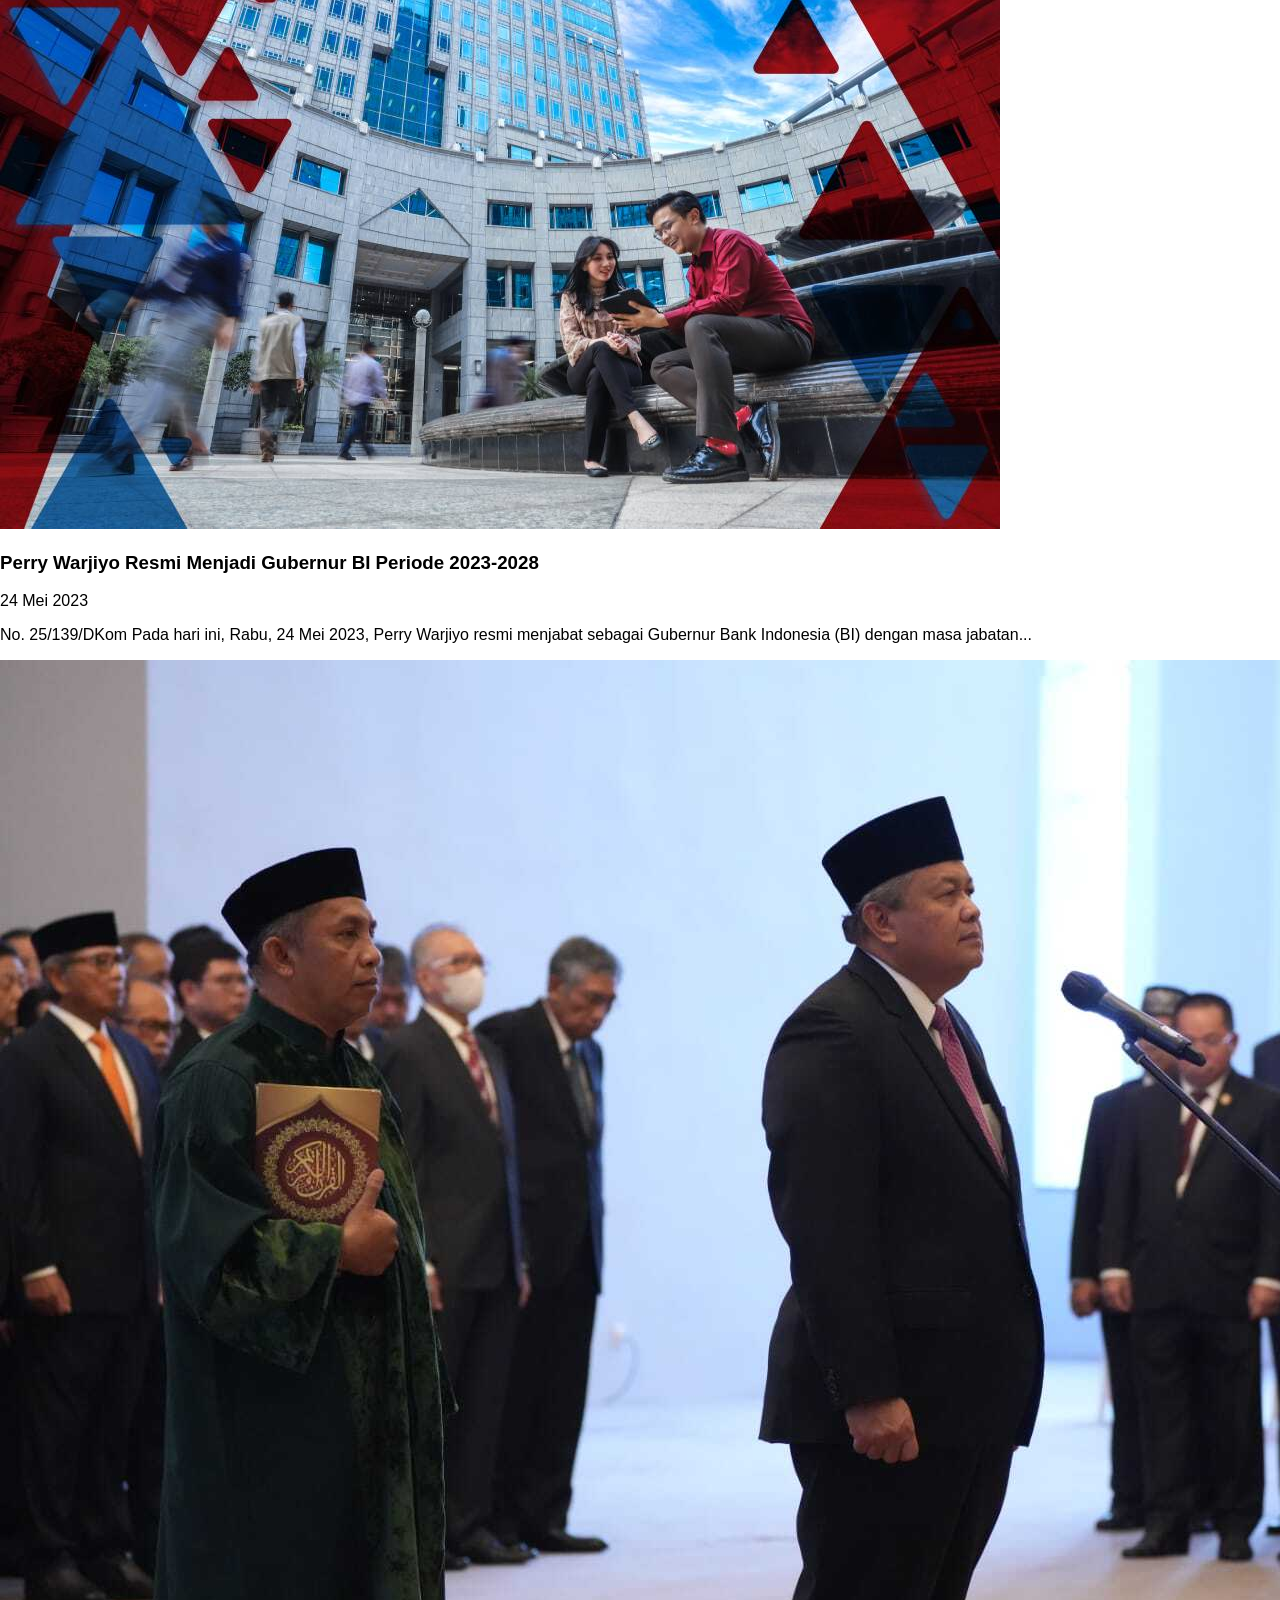
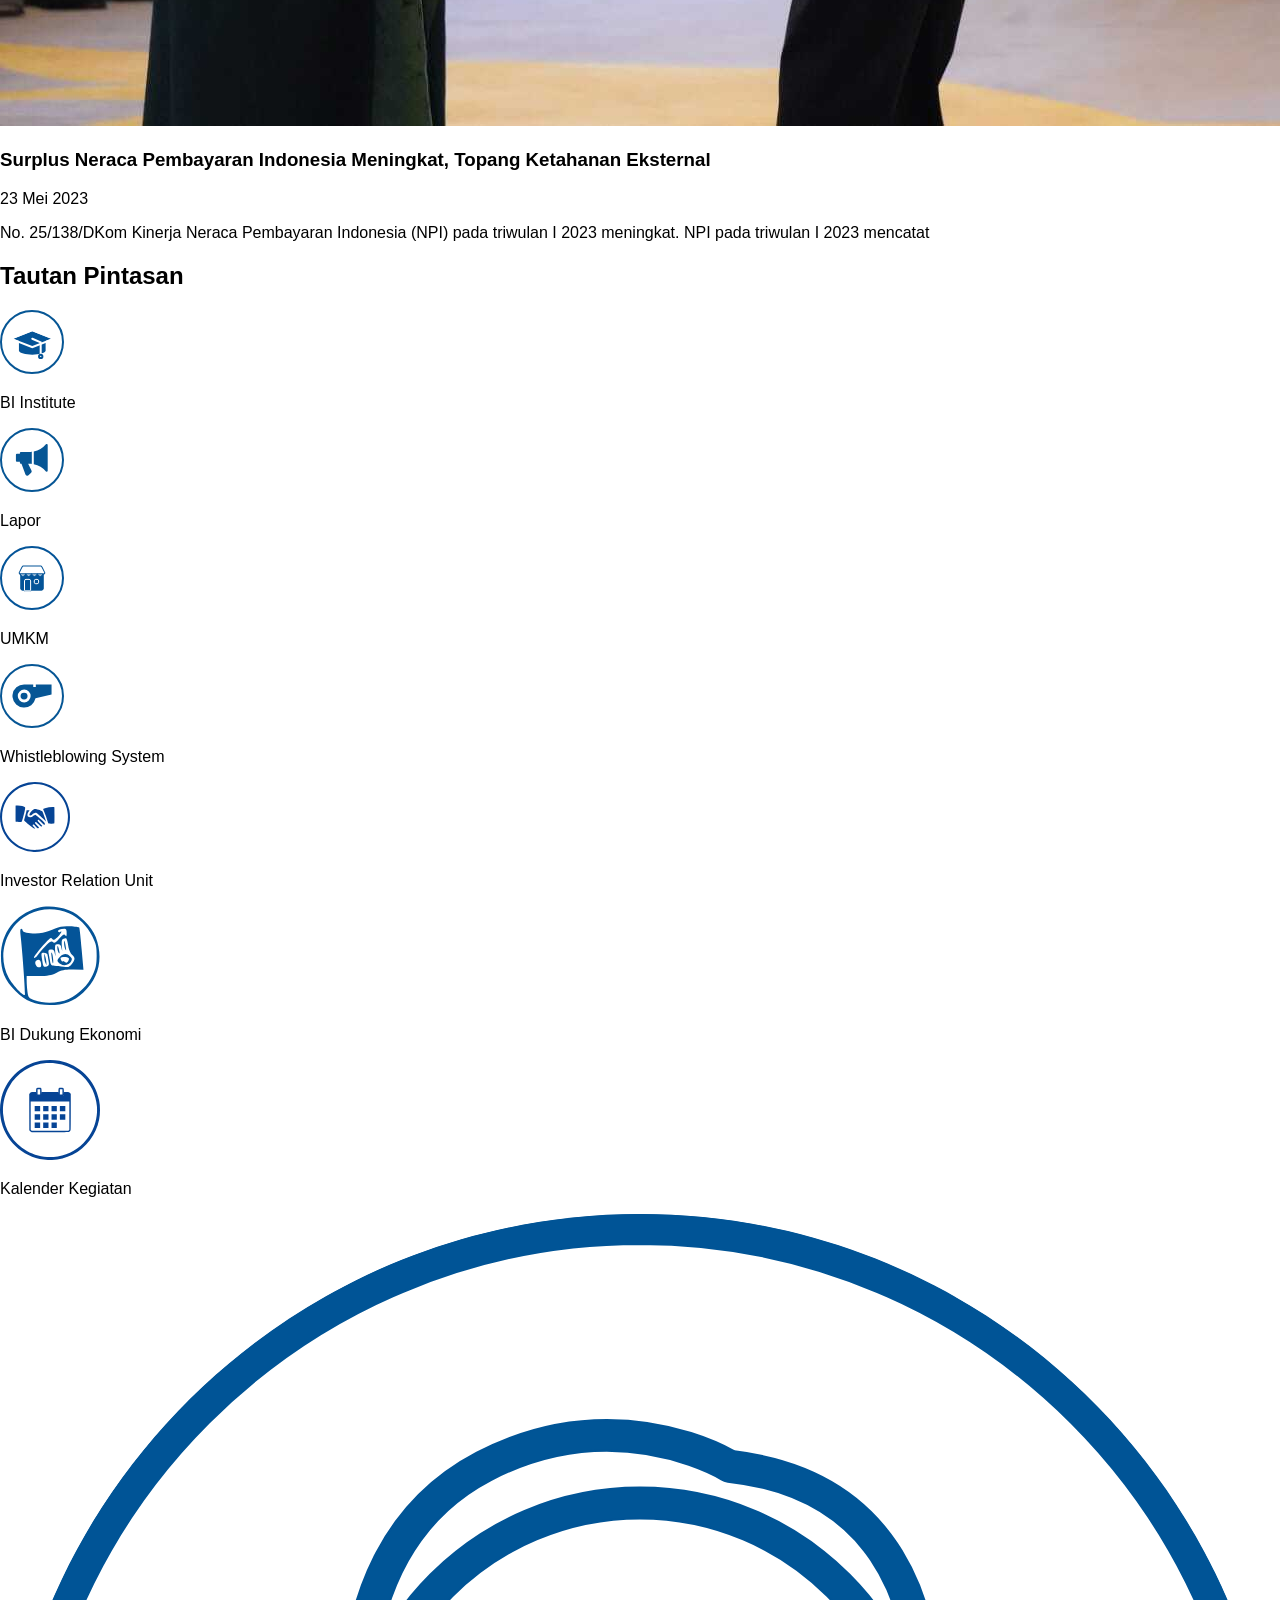
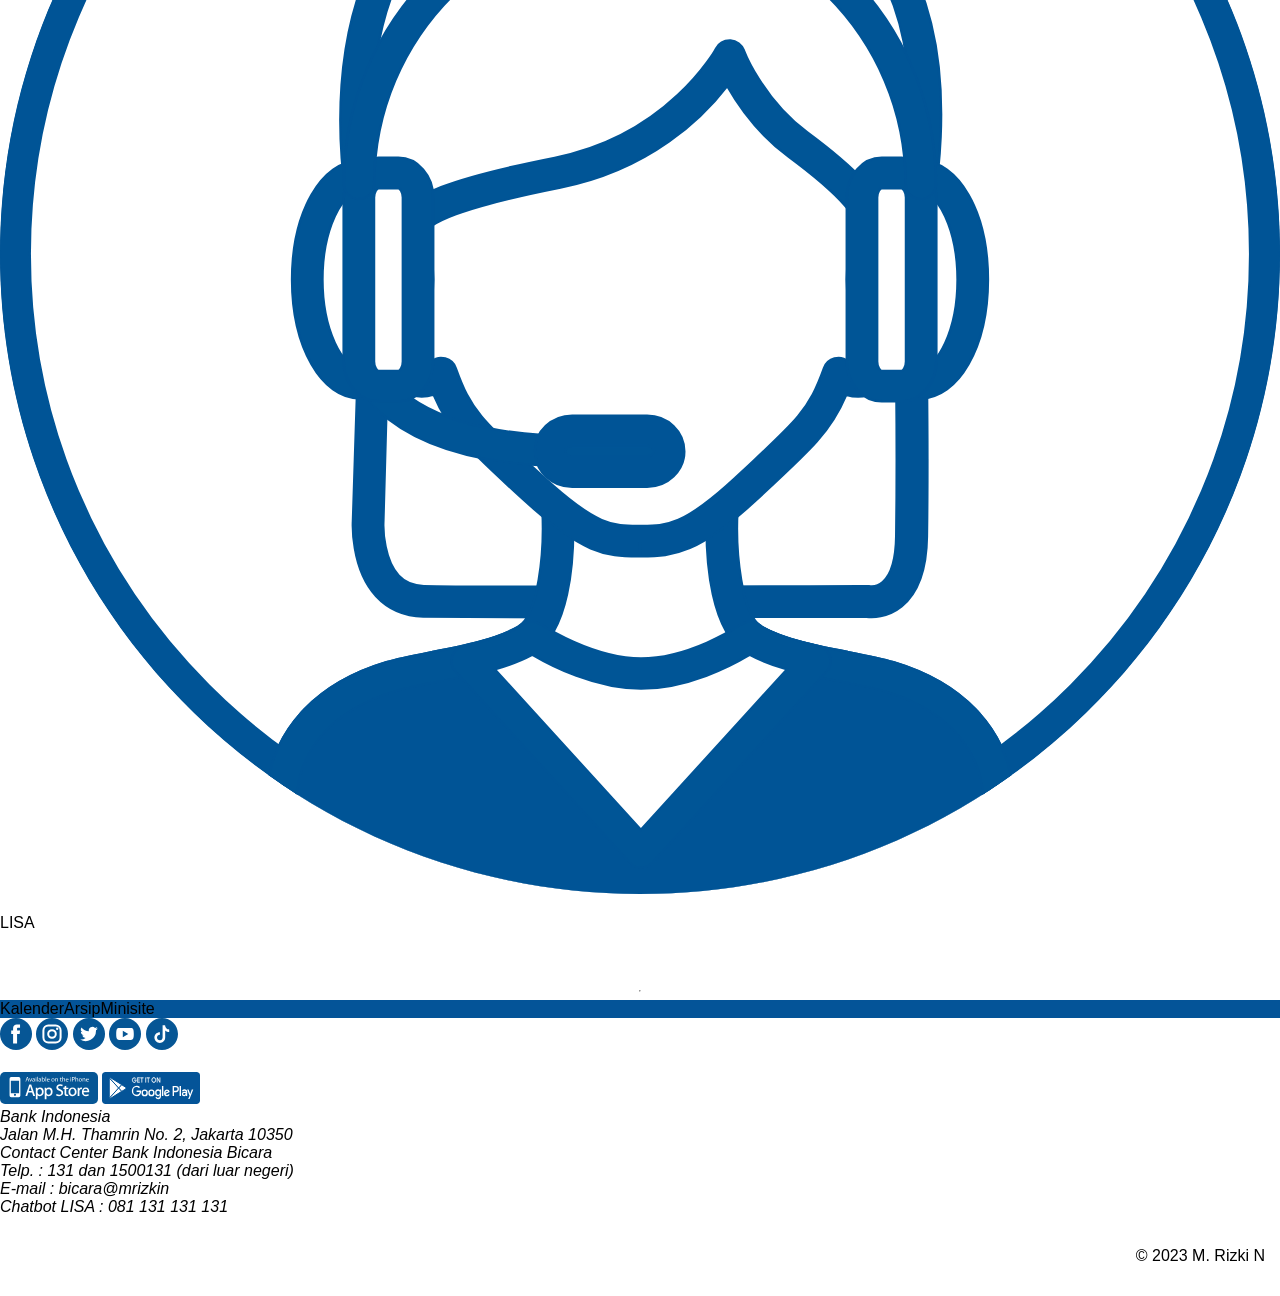
<file: bank indonesiav4/index.html>
<!DOCTYPE html>
<html lang="en">
<head>
    <meta charset="UTF-8">
    <meta name="viewport" content="width=device-width, initial-scale=1.0">
    <link rel="stylesheet" href="src/styles/style.css">
    <link rel="shortcut icon" href="src/img/favicon.ico" type="image/x-icon">
    <title>Bank Indonesia</title>
</head>
<body>
    <header>
        <nav>
            <ul>
                <li><a href="#Karier">Karier</a></li>
                <li><a href="#Edukasi">Edukasi</a></li>
                <li><a href="#Glosarium">Glosarium</a></li>
                <li><a href="#PetaSitus">Peta Situs</a></li>
                <li><input type="text" name="search" id="search" placeholder="Masukkan Kata Pencarian"></li>
            </ul>
        </nav>
        <div>
            <a href="."><img src="src/img/icon-BI.png" alt="Icon BI"></a>
            <nav>
                <ul>
                    <li><a href="#TentangBI">Tentang BI</a></li>
                    <li><a href="#FungsiUtama">Fungsi Utama</a></li>
                    <li><a href="#Rupiah">Rupiah</a></li>
                    <li><a href="#Publikasi">Publikasi</a></li>
                    <li><a href="#Statistik">Statistik</a></li>
                    <li><a href="#Layanan">Layanan</a></li>
                    <li><a href="#InformasiPublik">Informasi Publik</a></li>
                </ul>
            </nav>
        </div>
        <div></div>
    </header>
    <main>
        <div>
            <img src="src/img/news.png" alt="Headlines">
            <div>
                <h2><a href="#Headlines">BI 7-Day Reverse Repo Rate Tetap 5,75%</a></h2>
                <p>Rapat Dewan Gubernur (RDG) Bank Indonesia pada 24-25 Mei 2023 memutuskan untuk mempertahankan BI 7-Day Reverse Repo Rate (BI7DRR) sebesar 5,75%</p>
            </div>
        </div>
        <div  >
            <div>
                <a href="#">
                    <p>BI 7-Day RR</p>
                    <h2>5.75%</h2>
                    <p>25-May-2023</p>
                </a>
            </div>
            <div>
                <a href="#">
                    <p>Inflasi IHK (yoy)</p>
                    <h2>4.00%</h2>
                    <p>31-May-2023</p>
                </a>
            </div>
            <div>
                <a href="#">
                    <p>Target Inflasi</p>
                    <h2>3+-1%</h2>
                    <p>2023*</p>
                </a>
            </div>
            <div>
                <a href="#">
                    <p>Cadangan Devisa</p>
                    <h2>$ 139.286</h2>
                    <p>31-May-2023</p>
                </a>
            </div>
            <div>
                <a href="#">
                    <p>JISDOR (USD-IDR)</p>
                    <h2>13-Jun-2023</h2>
                    <p>Rp 14,868</p>
                </a>
            </div>
            <div>
                <a href="#">
                    <p>IndONIA</p>
                    <h2>-</h2>
                    <p>update setiap pukul 19.30 WIB</p>
                </a>
            </div>
        </div>
        <div></div>
        
        <div style="margin: 50px auto;">
            <div>
                <h2>Berita Terkini</h2>
                <a href="Selengkapnya"><h2>Selengkapnya</h2></a>
                <div></div>
                <article>
                    <a href="#news1">
                        <img src="src/img/news1.jpg" alt="foto news1">
                        <h3>BI 7-Day Reverse Repo Rate Tetap 5,75%: Sinergi Menjaga Stabilitas dan Mendorong Pertumbuhan</h3>
                    </a>
                    <p>25 Mei 2023</p>
                    <p>No.25/140/DKom Rapat Dewan Gubernur (RDG) Bank Indonesia pada 24-25 Mei 2023 memutuskan untuk mempertahankan BI 7</p><div></div>
                </article>
                <article>
                    <a href="#news2">
                        <img src="src/img/news2.jpg" alt="foto news2">
                        <h3>Perry Warjiyo Resmi Menjadi Gubernur BI Periode 2023-2028</h3>
                    </a>
                    <p>24 Mei 2023</p>
                    <p>No. 25/139/DKom Pada hari ini, Rabu, 24 Mei 2023, Perry Warjiyo resmi menjabat sebagai Gubernur Bank Indonesia (BI) dengan masa jabatan...</p><div></div>
                </article>
                <article>
                    <a href="#news3">
                        <img src="src/img/news3.jpg" alt="foto news3">
                        <h3>Surplus Neraca Pembayaran Indonesia Meningkat, Topang Ketahanan Eksternal</h3>
                    </a>
                    <p>23 Mei 2023</p>
                    <p>No. 25/138/DKom Kinerja Neraca Pembayaran Indonesia (NPI) pada triwulan I 2023 meningkat. NPI pada triwulan I 2023 mencatat</p><div></div>
                </article>
            </div>
    
            <h2>Tautan Pintasan</h2>
            <a href="#">
                <div>
                    <img src="src/img/BI-Institute.svg" alt="logo BI-Institute">
                    <p>BI Institute</p>
                </div>
            </a>
            <a href="#">
                <div>
                    <img src="src/img/Lapor.svg" alt="logo Lapor.svg">
                    <p>Lapor</p>
                </div>
            </a>
            <a href="#">
                <div>
                    <img src="src/img/UMKM.svg" alt="logo UMKM.svg">
                    <p>UMKM</p>
                </div>
            </a>
            <a href="#">
                <div>
                    <img src="src/img/Whistleblowing-System.svg" alt="logo Whistleblowing-System">
                    <p>Whistleblowing System</p>
                </div>
            </a>
            <a href="#">
                <div>
                    <img src="src/img/Investor-Relation-Unit.svg" alt="logo Investor-Relation-unit">
                    <p>Investor Relation Unit</p>
                </div>
            </a>
            <a href="#">
                <div>
                    <img src="src/img/BI-Dukung-Ekonomi.svg" alt="logo BI-Dukung-Ekonomi">
                    <p>BI Dukung Ekonomi</p>
                </div>
            </a>
            <a href="#">
                <div>
                    <img src="src/img/Kalender-Kegiatan.svg" alt="logo Kalender-Kegiatan">
                    <p>Kalender Kegiatan</p>
                </div>
            </a>
            <a href="#">
                <div>
                    <img src="src/img/LISA.svg" alt="logo LISA.svg">
                    <p>LISA</p>
                </div>
            </a>
        </div>
        <div></div>
    </main>
    <hr>
    <footer>
        <nav>
            <ul>
                <li><a href="#Kalender">Kalender</a></li>
                <li><a href="#Arsip">Arsip</a></li>
                <li><a href="#Minisite">Minisite</a></li>
            </ul>
        </nav>

        <a href="#fb"><img src="src/img/icon-fb.svg" alt="icon fb"></a>
        <a href="#ig"><img src="src/img/icon-ig.svg" alt="icon ig"></a>
        <a href="#twitter"><img src="src/img/icon-twitter.svg" alt="icon twitter"></a>
        <a href="#youtube"><img src="src/img/icon-youtube.svg" alt="icon youtube"></a>
        <a href="#tiktok"><img src="src/img/icon-tiktok.svg" alt="icon tiktok"></a><br><br>
        <a href="#app-store"><img src="src/img/icon-app-store.svg" alt="icon app-store"></a>
        <a href="#play-store"><img src="src/img/icon-play-store.svg" alt="icon play-store"></a>

        <address>
            Bank Indonesia
            <br>Jalan M.H. Thamrin No. 2, Jakarta 10350
            <br>Contact Center Bank Indonesia Bicara
            <br>Telp. : 131 dan 1500131 (dari luar negeri)
            <br>E-mail : <a href="mailto:rizkits039@gmail.com">bicara@mrizkin</a>
            <br>Chatbot LISA : <a href="https://wa.me/6285749211345?text=Hi,%20Pak%20Adib" target="_blank">081 131 131 131</a>
        </address>
    </footer>
    <div><p style="padding: 15px;text-align: right;">&copy; 2023 <a href="../#project">M. Rizki N</a></p></div>
</body>
</html>
</file>
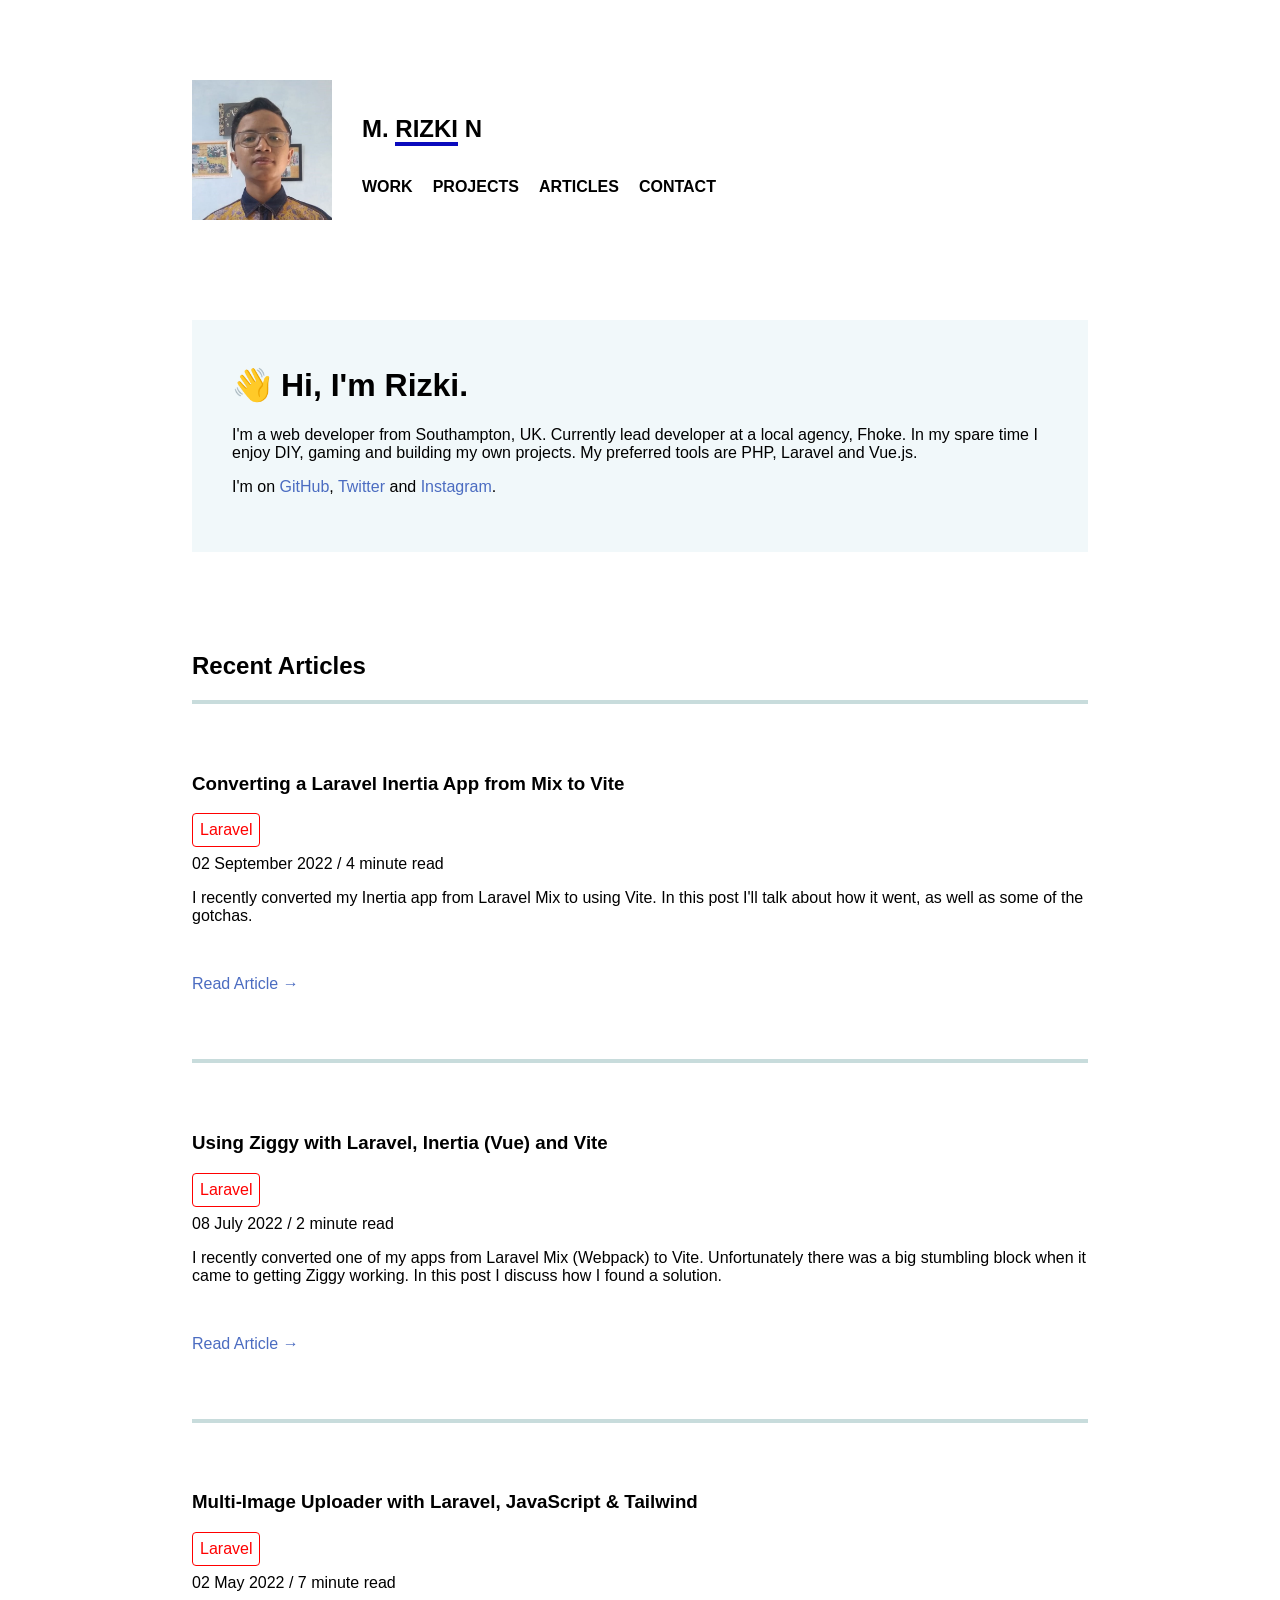
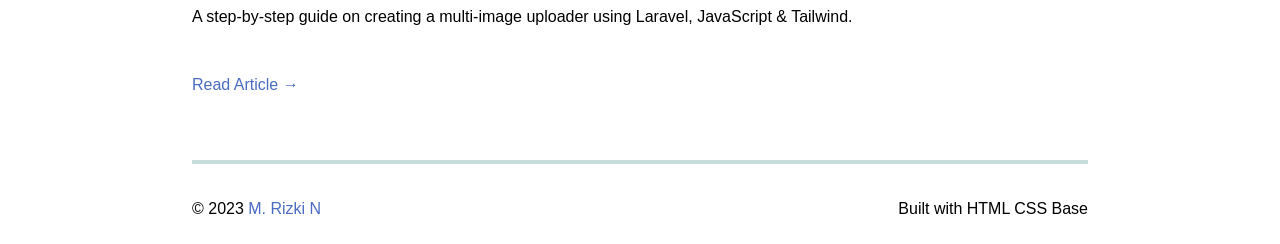
<file: portofolio/index.html>
<!DOCTYPE html>
<html lang="en">
<head>
    <meta charset="UTF-8">
    <link rel="shortcut icon" href="src/MRN.png" type="image/x-icon">
    <meta name="viewport" content="width=device-width, initial-scale=1.0">
    <link rel="stylesheet" href="src/style.css">
    <title>MR. N</title>
</head>
<body>
    <header>
        <img src="src/profil.jpeg" alt="potoprofil">
        <a href="."><h2>M. <span id="name">Rizki</span> N</h2></a>
        <nav>
            <ul>
                <li><a href="#" style="margin-left: 0;">work</a></li>
                <li><a href="#">projects</a></li>
                <li><a href="#">articles</a></li>
                <li><a href="#">contact</a></li>
            </ul>
        </nav>
        <div style="clear: left;"></div>
    </header>
    <main>
        <div id="intro">
            <h1>👋 Hi, I'm Rizki.</h1>
            <p>I'm a web developer from Southampton, UK. Currently lead developer at a local agency, Fhoke. In my spare time I enjoy DIY, gaming and building my own projects. My preferred tools are PHP, Laravel and Vue.js.</p>
            <p>I'm on <a href="#github">GitHub</a>, <a href="#twitter">Twitter</a> and <a href="#instagram">Instagram</a>.</p>
        </div>
        <h2>Recent Articles</h2>
        <article>
            <a href=""><h3>Converting a Laravel Inertia App from Mix to Vite</h3></a>
            <p><a href="#laravel" class="logo" style="color: red;">Laravel</a><br>02 September 2022 / 4 minute read</p>
            <p>I recently converted my Inertia app from Laravel Mix to using Vite. In this post I'll talk about how it went, as well as some of the gotchas.</p><br>
            <a href=""><p>Read Article &#8594;</p></a>
        </article>
        <article>
            <a href=""><h3>Using Ziggy with Laravel, Inertia (Vue) and Vite</h3></a>
            <p><a href="#laravel" class="logo" style="color: red;">Laravel</a><br>08 July 2022 / 2 minute read</p>
            <p>I recently converted one of my apps from Laravel Mix (Webpack) to Vite. Unfortunately there was a big stumbling block when it came to getting Ziggy working. In this post I discuss how I found a solution.</p><br>
            <a href=""><p>Read Article &#8594;</p></a>
        </article>
        <article>
            <a href=""><h3>Multi-Image Uploader with Laravel, JavaScript & Tailwind</h3></a>
            <p><a href="#laravel" class="logo" style="color: red;">Laravel</a><br>02 May 2022 / 7 minute read</p>
            <p>A step-by-step guide on creating a multi-image uploader using Laravel, JavaScript & Tailwind.</p><br>
            <a href=""><p>Read Article &#8594;</p></a>
        </article>
    </main>
    <footer>
        <p>&copy; 2023 <a href="../#project">M. Rizki N</a></p>
        <p>Built with HTML CSS Base</p>
    </footer>
</body>
</html>
</file>
<file: bank indonesiav1/src/styles.css>
body {margin:0;}
*{font-family:arial;}
a{text-decoration:none;}
nav{float:right;}
.colored-blue{color:#045498;}
.nav:link, .nav:visited{
	color:#045498;
	display:inline-block;
	padding:23px 0px 18px;
	margin:0px 20px;
}
.nav:hover,.nav:active{
	border-bottom:3px solid rgb(190, 0, 0);
}
.card {
	min-width:200px;
	width:30%;
	border-radius:8px;
	text-align:center;
	padding:12px 0;
	margin:10px;
	display:block;
	float:left;
}
.news {
	width:50%;
	float:left;
	border-right:1px solid #045498;
}
.tautan {
	padding-left:20px;
	width:45%;
	float:left;
	margin-top:6px;
}	
section{
	float:left;
	width:33%;
	margin-top: 30px;
}
.colored-white{color:#ffff;}
ul{list-style-type:none;}
.ahead:link,.ahead:visited{color:white;}
.ahead:hover,.ahead:active {color:#ffc20e;}
.amain:link,.amain:visited{color:black;}
.amain:hover,.amain:active,.afoot:link,.afoot:visited {color:#045498;} 
.afoot:hover,.afoot:active {
	color:#045498;
	text-decoration:underline;
}
.aset:link, .aset:visited{width:32px;}
.aset:hover,.aset:active {width:34px;}
.alet:link, .alet:visited{width:98px;}
.alet:hover,.alet:active {width:103px;}
.margin0{margin:0px;}
.text-right{text-align:right;}
.back-color{background:#045498;}
hr{border:1px solid #045498;}
.text-news{color:#909090;}
.go{max-width:81%;margin:auto;}
</file>
<file: bank indonesiav2/src/style.css>
body {
    margin: 0 auto;
    font-family: Montserrat,Arial,sans-serif;
}
header, footer {font-size: 0.8em;}
a {
    text-decoration: none;
    color: black;
}
ul, address {
    list-style-type: none;
    padding: 0;
    text-align: right;
}
.menu img {width: 64px;}
header img {
    height: 58px;
    float: left;
}
.sec1 {
    float: left;
    width: 55%;
    min-width: 270px;
    padding-right: 10px;
    margin-bottom: 40px;
    border-right: 1px solid #7f9eb9;
}
.sec2 {
    padding-left: 10px;
    float: left;
    width: 40%;
}
#nav2 ul, .sec1 > a {float: right;}
.card {text-align: center;margin: 40px auto;}
.menu {
    width: 130px;
    text-align: center;
    margin: 1%;
}
li, .menu, .sec1 > h1, .sec1 > a {
    display: inline-block;
}
.container {width: 86%;margin: auto;}
#nav1 li {
    padding: 0 30px;
    margin: 14px 0;
    border-left: 1px solid white;
}
footer li {margin: 0 8px;}
#nav2 li {padding: 20px 0px;
    margin: auto 20px;
}

.clear {clear: both;}
article img {
    float: left;
    width: 267px;
    height: 147px;
    margin: auto 20px 30px auto;
}
article {
    margin: 40px auto;
    border-bottom: 1px solid #7f9eb9;
}
article:last-child {
    border-bottom: none;
}
.colored-white {color: white;}
.colored-blue {color: #045498;}
address a {color: blue;}
.card div {
    display: inline-block;
    background: #045498;
    width: 25%;
    min-width: 220px;
    border-radius: 10px;
    margin: 15px;
}
.card div a {margin: 1px;}
header nav:first-child {
    background: #045498;
}
.icon, .icon-weight {margin: 12px;}
#footer {
    background: #045498;
    margin: 45px auto 0;
    padding: 16px 0 16px 16px;
    text-align: right;
}
#headnews {
    background: #58595b;
    padding-bottom: 10px;
}
#headnews img {width: 100%;}
.main-container {width: 81%; margin: auto;}
.linkunderline:hover {text-decoration: underline;}
#nav2 li:hover {border-bottom: 2px solid rgb(167, 0, 0);}
</file>
<file: bank indonesiav3/src/style.css>
body {
    font-family: Montserrat,Arial,sans-serif;
    margin: 0;
}
a {text-decoration: none;}
ul {
    list-style-type: none;
    padding: 0;
    margin: 0;
}
.colored-blue {color: #045498;}
.colored-white {color: #ffffff;}
.container {width: 89%; margin: auto;}
.cont-main {width: 82%; margin: auto;}
.clear {clear: both;}
.menu, nav li, .news > h2, .news > a  {display: inline-block;}
nav a, footer {font-size: 0.9rem;}
#navbar1 li {
    border-left: 1px solid white;
    padding: 0 30px;
}
#navbar1 li:first-child, #navbar1 li:last-child {border: none;}
#navbar1 li:last-child {padding: 0;}
#navbar1 {
    text-align: right;
    padding: 9px 0;
}
#navbar1, .card {
    background: #045498;
}
#navbar1 a:hover, .news > a:hover, footer li:hover {text-decoration: underline;}
#navbar1 input {height: 30px;width: 250px;border-radius: 8px;border: none;background: #fff url("search.png") no-repeat right center;padding-left: 10px;}
#navbar2 li {margin: 0 20px;padding: 19px 0;border-bottom: 3px solid white;border-top: 3px solid white;}
#navbar2 li:hover {border-bottom: 3px solid rgb(156, 6, 6);border-top: 3px solid white;}
#navbar2 {float: right;}
header .container a img {height: 58px;}
#headlines img {width: 100%;}
#headlines {background: #58595b;padding-bottom: 1px;margin-bottom: 40px;}
#headlines h2 {margin: 10px auto;}
#headlines h2:hover a {color: #ffc20e;}
.card a {text-align: center;}
.card {width: 30%; border-radius: 10px;float: left; margin: 15px;min-width: 240px;}
.news a > img {width: 267px; height: 167px;float: left;margin:auto 20px auto auto;}
article {border-bottom: 1px solid #045498;min-width: 220px;}
article:last-child {border: none;}
article a h3 {color: black;}
article a h3:hover, .menu:hover {color: #045498;}
.news {width: 57%;padding-right: 15px; border-right: 1px solid #045498;min-width: 260px;float: left;margin-right: 12px;}
.news > a {float: right;}
.news h2 {margin-top: 0;}
.menu img {width: 64px;}
.menu {
    color: black;
    width: 130px;
    text-align: center;
    margin: 8px;
}
hr {margin-top: 50px;}
footer nav {margin: 15px;text-align: right;}
footer nav li a {color: #045498;}
footer li {padding: 0 10px;}
footer > a {margin: 0 10px;}
footer a img:hover {height: 34px;}
address {text-align: right;margin: 20px 0;color: #045498;}
#foot p, #foot a {color: white;}
#foot {background: #045498;}
</file>
<file: bank indonesiav4/src/styles/style.css>
*,
*::before,
*::after {
    box-sizing: border-box;
}

body {
    font-family: "PT Sans", "PT Sans", sans-serif;
    height: 100vh;
    margin: 0;
    display: flex;
    flex-direction: column;
}
/* color 045498 */
a{
    text-decoration: none;
    color: black;
}

ul{
    list-style-type: none;
    padding: 0;
    display: flex;
    flex-direction: row;
    margin-block: 0;
    background-color: #045498;
}
header li{
    padding-block: 10px;
}
#search{
    display: block;
    margin-block: auto;
    height: 35px;
}
header li a{
    display: block;
    padding-block: 6px;
    padding-inline: 25px;
    color: white;
    font-size: 87%;
    font-weight: 10;
    border-left: 1px solid white;
}
header li:first-child, header li:last-child{
    border: none;
    padding-left: 0;
}
header div a{
    color: #045498;
    font-weight: 600;
}
</file>
<file: portofolio/src/style.css>
body {
    font-family: Rubik, sans-serif;
    margin: 80px auto 0 auto;
    width: 70%;
    min-width: 275px;
}
a {
    text-decoration: none;
}
header img {
    width: 140px;
    margin-right: 30px;
    float: left;
}
ul {
    list-style-type: none;
    padding: 0;
}
#name {border-bottom: 4px solid rgb(10, 10, 189);}
li a {
    float: left;
    margin: 0 10px;
    color: rgb(100, 100, 100);
    font-weight: 600;
}
li a:hover {
    color: rgb(76, 76, 211);
}
header a {
    color: black;
    padding-top: 15px;
    display: block;
    text-transform: uppercase;
}
#intro {
    margin: 100px 0;
    padding: 25px 40px 40px;
    background: #f1f8fa;
}
article {
    border-top: 4px solid rgb(200,220,220);
    padding: 50px 0;
}
article:last-child{
    border-top: 4px solid rgb(200,220,220);
    border-bottom: 4px solid rgb(200,220,220);
    padding: 50px 0;
}
a {color: #4b6cc1;}
article a:first-child {
    color: black;
}
footer p{
    float: left;
}
footer p:last-child{float: right;}
footer {margin: 20px 0 80px 0;}
.logo{
    display: inline-block;
    padding: 7px;
    margin-bottom: 8px;
    border: 1px solid red;
    border-radius: 4px;
}
.color {color: red;}
</file>
